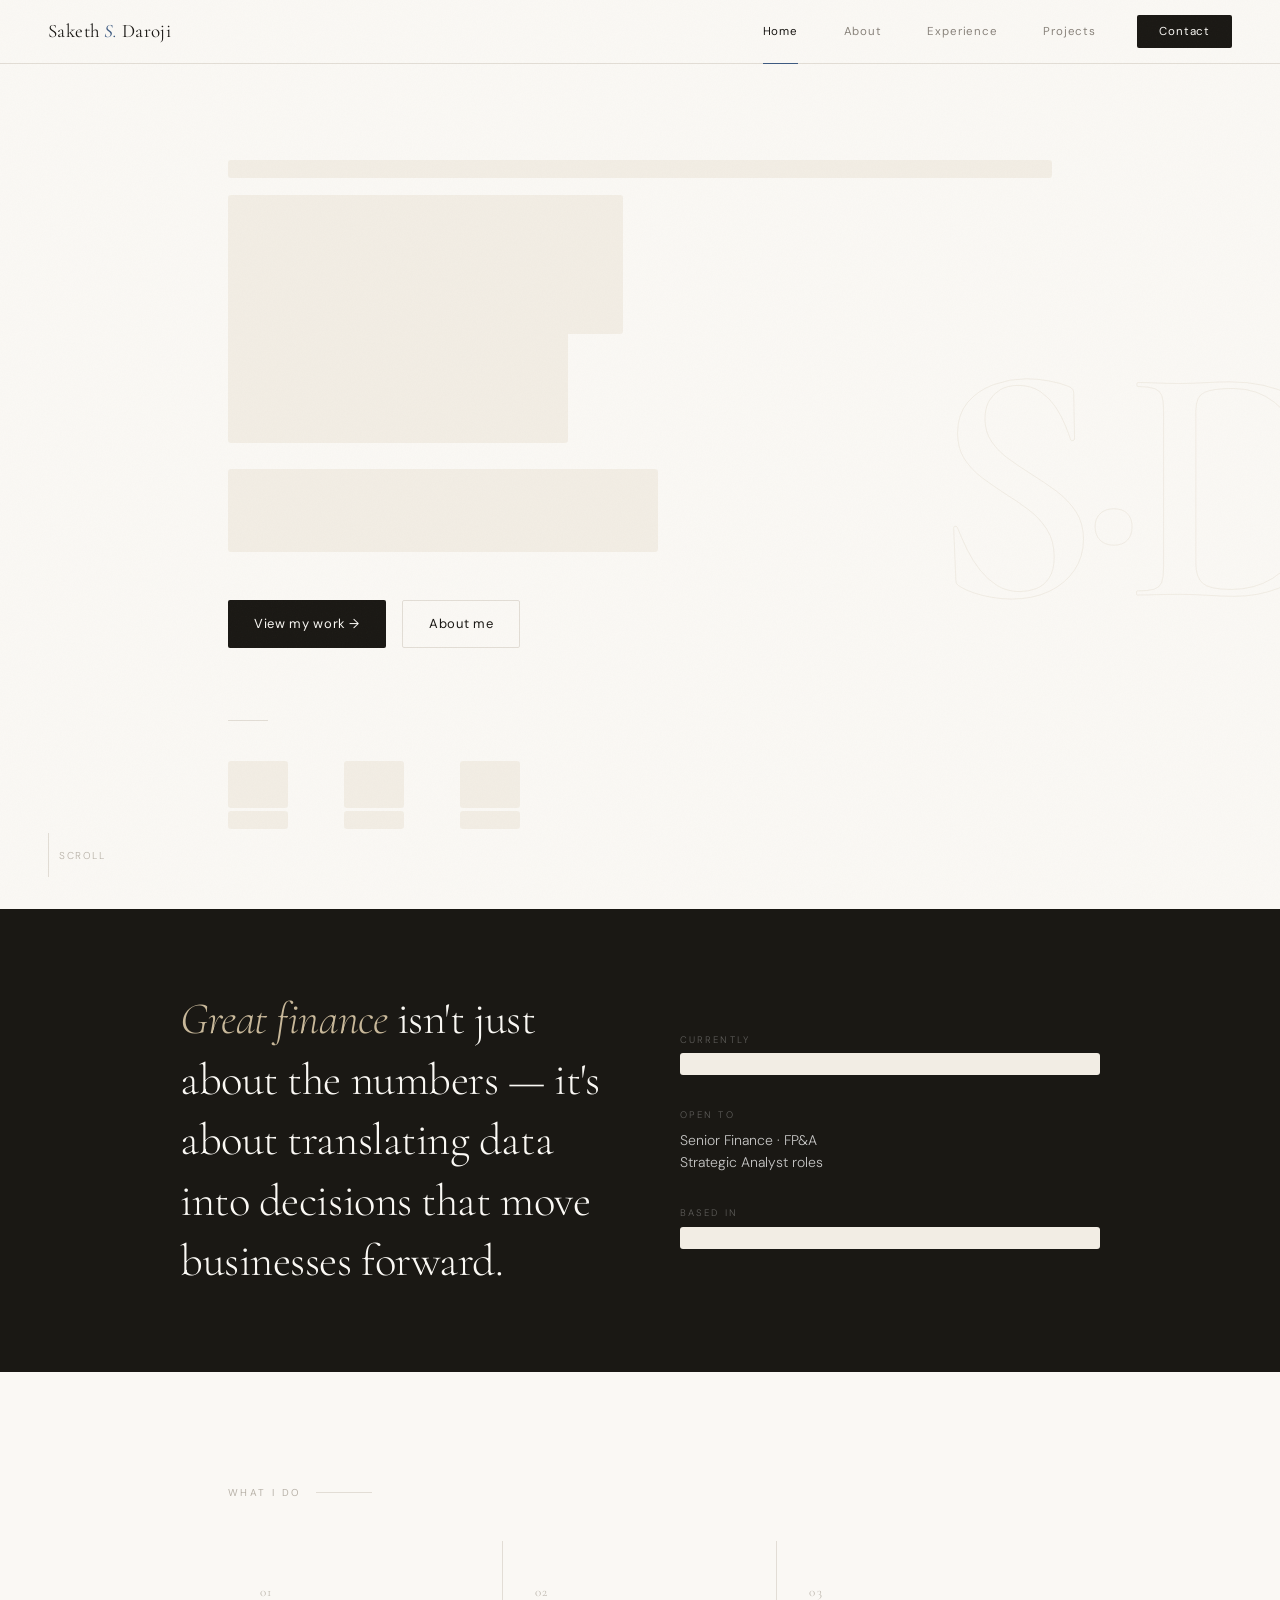
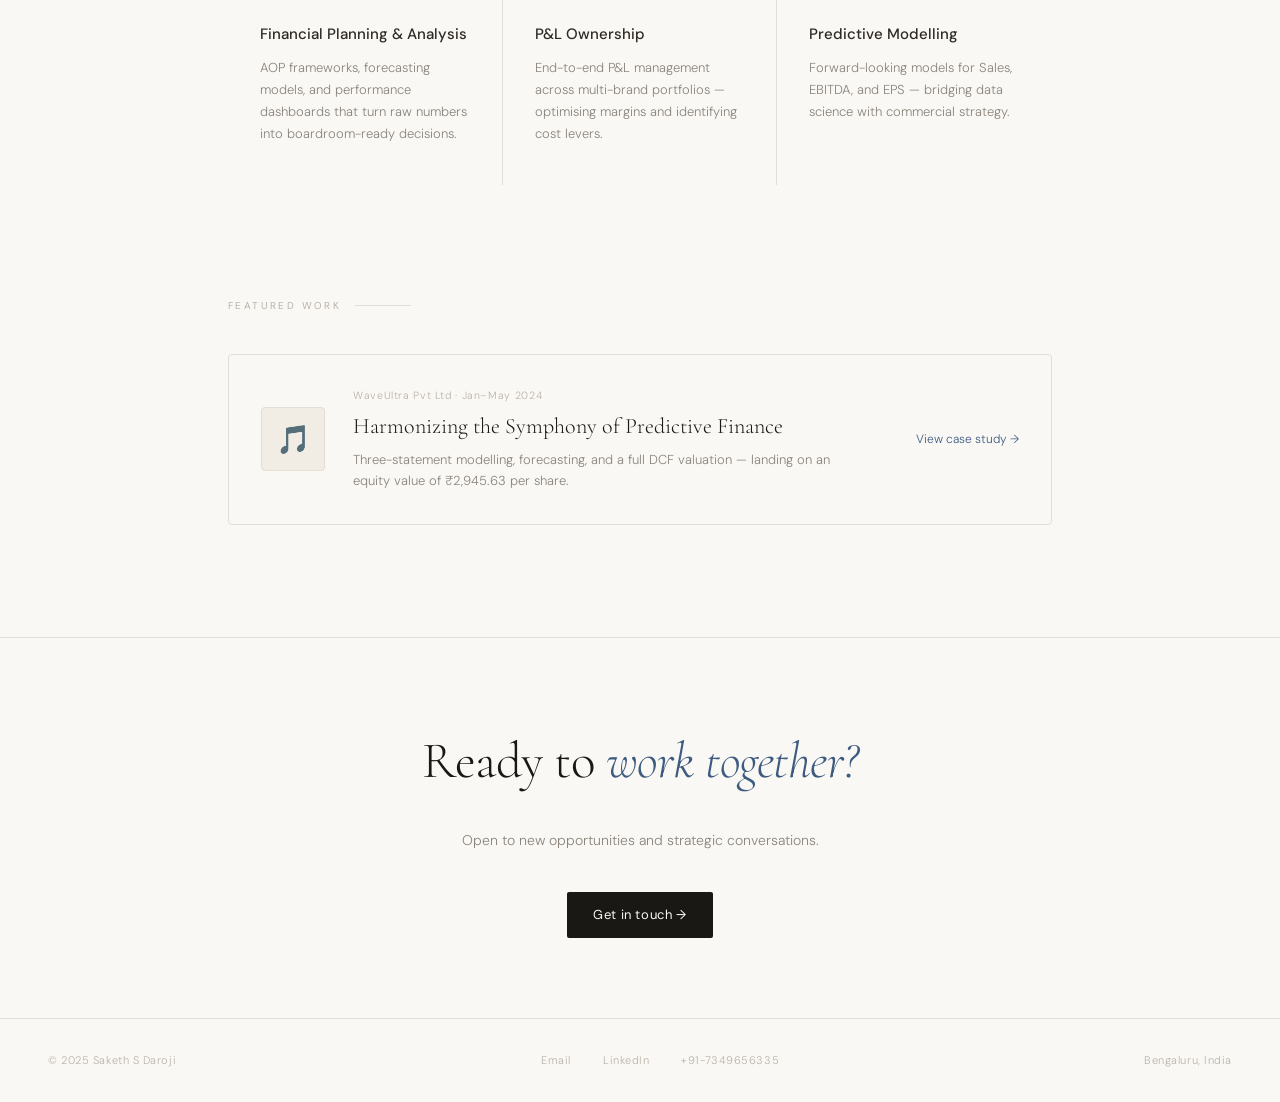
<file: index.html>
<!DOCTYPE html>
<html lang="en">
<head>
<meta charset="UTF-8"/>
<meta name="viewport" content="width=device-width, initial-scale=1.0"/>
<title>Saketh S Daroji — Business Finance Partner</title>
<meta name="description" content="Strategic Business Finance Partner based in Bengaluru. Turning data into decisions."/>
<link rel="stylesheet" href="style.css"/>
<style>
.hero { min-height: calc(100vh - 64px); display: flex; flex-direction: column; justify-content: center; position: relative; overflow: hidden; }
.hero-inner { padding: 6rem 3rem 5rem; max-width: 920px; margin: 0 auto; width: 100%; position: relative; z-index: 2; }
.hero-wm { position: absolute; right: -5%; top: 50%; transform: translateY(-50%); font-family: 'Cormorant Garamond', serif; font-size: clamp(200px, 28vw, 340px); font-weight: 600; color: transparent; -webkit-text-stroke: 1px rgba(200,184,154,0.18); letter-spacing: -0.06em; line-height: 1; user-select: none; pointer-events: none; animation: slowspin 30s linear infinite; z-index: 1; }
@keyframes slowspin { from { transform: translateY(-50%) rotate(0deg); } to { transform: translateY(-50%) rotate(360deg); } }
.hero-label { font-size: 10.5px; letter-spacing: 0.22em; text-transform: uppercase; color: var(--faint); margin-bottom: 2rem; opacity: 0; animation: slideUp 0.8s 0.1s forwards; }
.hero h1 { font-family: 'Cormorant Garamond', serif; font-size: clamp(4.5rem, 9vw, 8.5rem); font-weight: 300; line-height: 0.95; letter-spacing: -0.03em; margin-bottom: 2.5rem; opacity: 0; animation: slideUp 0.9s 0.18s forwards; }
.hero h1 em { font-style: italic; color: var(--blue); }
.hero-sub { font-size: 15.5px; color: var(--muted); max-width: 430px; line-height: 1.8; margin-bottom: 3rem; opacity: 0; animation: slideUp 0.9s 0.3s forwards; min-height: 4.5em; }
.hero-actions { display: flex; gap: 1rem; flex-wrap: wrap; margin-bottom: 4.5rem; opacity: 0; animation: slideUp 0.9s 0.42s forwards; }
.hero-divider { width: 40px; height: 1px; background: var(--rule); margin-bottom: 2.5rem; opacity: 0; animation: slideUp 0.9s 0.48s forwards; }
.hero-stats { display: flex; gap: 3.5rem; flex-wrap: wrap; opacity: 0; animation: slideUp 0.9s 0.54s forwards; }
.stat-val { font-family: 'Cormorant Garamond', serif; font-size: 2.4rem; font-weight: 300; color: var(--ink); line-height: 1; margin-bottom: 3px; min-width: 60px; min-height: 1.2em; }
.stat-lbl { font-size: 11px; color: var(--faint); letter-spacing: 0.04em; }
.scroll-hint { position: absolute; bottom: 2rem; left: 3rem; display: flex; align-items: center; gap: 10px; font-size: 10px; letter-spacing: 0.16em; text-transform: uppercase; color: var(--faint); opacity: 0; animation: slideUp 0.9s 1s forwards; }
.scroll-hint::before { content: ''; display: block; width: 1px; height: 44px; background: var(--rule); }

.intro-strip { background: var(--ink); color: var(--paper); padding: 5rem 3rem; }
.intro-strip-inner { max-width: 920px; margin: 0 auto; display: grid; grid-template-columns: 1fr 1fr; gap: 5rem; align-items: center; }
.intro-big { font-family: 'Cormorant Garamond', serif; font-size: clamp(2rem, 3.5vw, 2.8rem); font-weight: 300; line-height: 1.35; letter-spacing: -0.01em; }
.intro-big em { font-style: italic; color: var(--sand); }
.intro-right { display: flex; flex-direction: column; gap: 2rem; }
.intro-item-lbl { font-size: 9.5px; letter-spacing: 0.22em; text-transform: uppercase; color: rgba(255,255,255,0.3); margin-bottom: 5px; }
.intro-item-val { font-size: 14px; color: rgba(255,255,255,0.75); line-height: 1.6; }

.what-grid { display: grid; grid-template-columns: 1fr 1fr 1fr; gap: 0; }
.what-item { padding: 2.5rem 2rem; border-right: 1px solid var(--rule); transition: background 0.25s; }
.what-item:last-child { border-right: none; }
.what-item:hover { background: var(--cream); }
.what-num { font-family: 'Cormorant Garamond', serif; font-size: 13px; color: var(--faint); margin-bottom: 1.2rem; letter-spacing: 0.1em; }
.what-title { font-size: 15px; font-weight: 500; margin-bottom: 0.6rem; color: var(--ink2); }
.what-desc { font-size: 13px; color: var(--muted); line-height: 1.7; }

.cta-band { padding: 5rem 3rem; text-align: center; border-top: 1px solid var(--rule); }
.cta-band-title { font-family: 'Cormorant Garamond', serif; font-size: clamp(2.2rem, 4vw, 3.2rem); font-weight: 300; margin-bottom: 1.5rem; letter-spacing: -0.01em; }
.cta-band-title em { font-style: italic; color: var(--blue); }
.cta-band-sub { font-size: 14px; color: var(--muted); margin-bottom: 2.5rem; }

.featured-proj-card { display: grid; grid-template-columns: 64px 1fr auto; gap: 1.75rem; align-items: center; padding: 2rem; border: 1px solid var(--rule); border-radius: 4px; text-decoration: none; color: inherit; transition: border-color 0.25s, background 0.25s, transform 0.25s var(--ease); }
.featured-proj-card:hover { border-color: var(--blue2); background: var(--cream); transform: translateY(-2px); }
.featured-proj-icon { width: 64px; height: 64px; background: var(--cream); border: 1px solid var(--rule); border-radius: 4px; display: flex; align-items: center; justify-content: center; font-size: 28px; flex-shrink: 0; }
.featured-proj-meta { font-size: 10.5px; color: var(--faint); letter-spacing: 0.06em; margin-bottom: 0.5rem; }
.featured-proj-title { font-family: 'Cormorant Garamond', serif; font-size: 22px; font-weight: 300; margin-bottom: 0.5rem; line-height: 1.25; }
.featured-proj-desc { font-size: 13px; color: var(--muted); line-height: 1.65; max-width: 480px; }
.featured-proj-cta { font-size: 12px; color: var(--blue); white-space: nowrap; flex-shrink: 0; }

@keyframes slideUp { from { opacity:0; transform:translateY(18px); } to { opacity:1; transform:none; } }

@media (max-width: 700px) {
  .hero-inner { padding: 5rem 1.5rem 4rem; }
  .scroll-hint { left: 1.5rem; }
  .intro-strip { padding: 4rem 1.5rem; }
  .intro-strip-inner { grid-template-columns: 1fr; gap: 2.5rem; }
  .what-grid { grid-template-columns: 1fr; }
  .what-item { border-right: none; border-bottom: 1px solid var(--rule); }
  .cta-band { padding: 4rem 1.5rem; }
  .hero-stats { gap: 2rem; }
}
</style>
</head>
<body>

<nav>
  <a href="index.html" class="nav-logo">Saketh <i>S.</i> Daroji</a>
  <ul class="nav-menu">
    <li><a href="index.html">Home</a></li>
    <li><a href="about.html">About</a></li>
    <li><a href="experience.html">Experience</a></li>
    <li><a href="projects.html">Projects</a></li>
    <li><a href="contact.html" class="nav-cta">Contact</a></li>
  </ul>
  <button class="nav-burger" aria-label="Menu"><span></span><span></span><span></span></button>
</nav>

<div class="page">
  <section class="hero">
    <div class="hero-wm">S·D</div>
    <div class="hero-inner">
      <p class="hero-label skel" data-cms="hero_label">Business Finance Partner · Bengaluru</p>
      <h1><span class="skel" data-cms="hero_title_line1">Data into</span><br><em class="skel" data-cms="hero_title_line2">decisions.</em></h1>
      <p class="hero-sub skel" data-cms="hero_desc">I manage a portfolio across multiple brands — turning complex financial data into strategy that actually moves the business.</p>
      <div class="hero-actions">
        <a href="experience.html" class="btn btn-dark">View my work →</a>
        <a href="about.html" class="btn btn-outline">About me</a>
      </div>
      <div class="hero-divider"></div>
      <div class="hero-stats">
        <div><div class="stat-val skel" data-cms="stat1_val">—</div><div class="stat-lbl skel" data-cms="stat1_label">Loading</div></div>
        <div><div class="stat-val skel" data-cms="stat2_val">—</div><div class="stat-lbl skel" data-cms="stat2_label">Loading</div></div>
        <div><div class="stat-val skel" data-cms="stat3_val">—</div><div class="stat-lbl skel" data-cms="stat3_label">Loading</div></div>
      </div>
    </div>
    <div class="scroll-hint">scroll</div>
  </section>

  <div class="intro-strip">
    <div class="intro-strip-inner">
      <div class="intro-big reveal">
        <em>Great finance</em> isn't just about the numbers — it's about translating data into decisions that move businesses forward.
      </div>
      <div class="intro-right">
        <div class="reveal reveal-d1">
          <div class="intro-item-lbl">Currently</div>
          <div class="intro-item-val skel" data-cms="exp1_role">Business Finance Partner</div>
        </div>
        <div class="reveal reveal-d2">
          <div class="intro-item-lbl">Open to</div>
          <div class="intro-item-val">Senior Finance · FP&A<br>Strategic Analyst roles</div>
        </div>
        <div class="reveal reveal-d3">
          <div class="intro-item-lbl">Based in</div>
          <div class="intro-item-val skel" data-cms="location">Bengaluru, India</div>
        </div>
      </div>
    </div>
  </div>

  <div class="wrap">
    <div class="section">
      <div class="eyebrow reveal">What I do</div>
      <div class="what-grid">
        <div class="what-item reveal">
          <div class="what-num">01</div>
          <div class="what-title">Financial Planning & Analysis</div>
          <div class="what-desc">AOP frameworks, forecasting models, and performance dashboards that turn raw numbers into boardroom-ready decisions.</div>
        </div>
        <div class="what-item reveal reveal-d1">
          <div class="what-num">02</div>
          <div class="what-title">P&L Ownership</div>
          <div class="what-desc">End-to-end P&L management across multi-brand portfolios — optimising margins and identifying cost levers.</div>
        </div>
        <div class="what-item reveal reveal-d2">
          <div class="what-num">03</div>
          <div class="what-title">Predictive Modelling</div>
          <div class="what-desc">Forward-looking models for Sales, EBITDA, and EPS — bridging data science with commercial strategy.</div>
        </div>
      </div>
    </div>
  </div>

  <div class="wrap">
    <div class="section" style="padding-top:0">
      <div class="eyebrow reveal">Featured work</div>
      <a href="project-predictive-finance.html" class="featured-proj-card reveal">
        <div class="featured-proj-icon">🎵</div>
        <div class="featured-proj-body">
          <div class="featured-proj-meta">WaveUltra Pvt Ltd · Jan–May 2024</div>
          <div class="featured-proj-title">Harmonizing the Symphony of Predictive Finance</div>
          <div class="featured-proj-desc">Three-statement modelling, forecasting, and a full DCF valuation — landing on an equity value of ₹2,945.63 per share.</div>
        </div>
        <div class="featured-proj-cta">View case study →</div>
      </a>
    </div>
  </div>

  <div class="cta-band">
    <div class="cta-band-title reveal">Ready to <em>work together?</em></div>
    <p class="cta-band-sub reveal reveal-d1">Open to new opportunities and strategic conversations.</p>
    <a href="contact.html" class="btn btn-dark reveal reveal-d2">Get in touch →</a>
  </div>
</div>

<footer>
  <span class="footer-l">© 2025 Saketh S Daroji</span>
  <div class="footer-links">
    <a href="mailto:darojisaketh@gmail.com" data-cms-href="email">Email</a>
    <a href="https://www.linkedin.com/in/saketh-s-daroji-389a59249" target="_blank">LinkedIn</a>
    <a href="tel:+917349656335">+91-7349656335</a>
  </div>
  <span class="footer-l">Bengaluru, India</span>
</footer>

<script src="cms.js"></script>
<script src="main.js"></script>
</body>
</html>
</file>
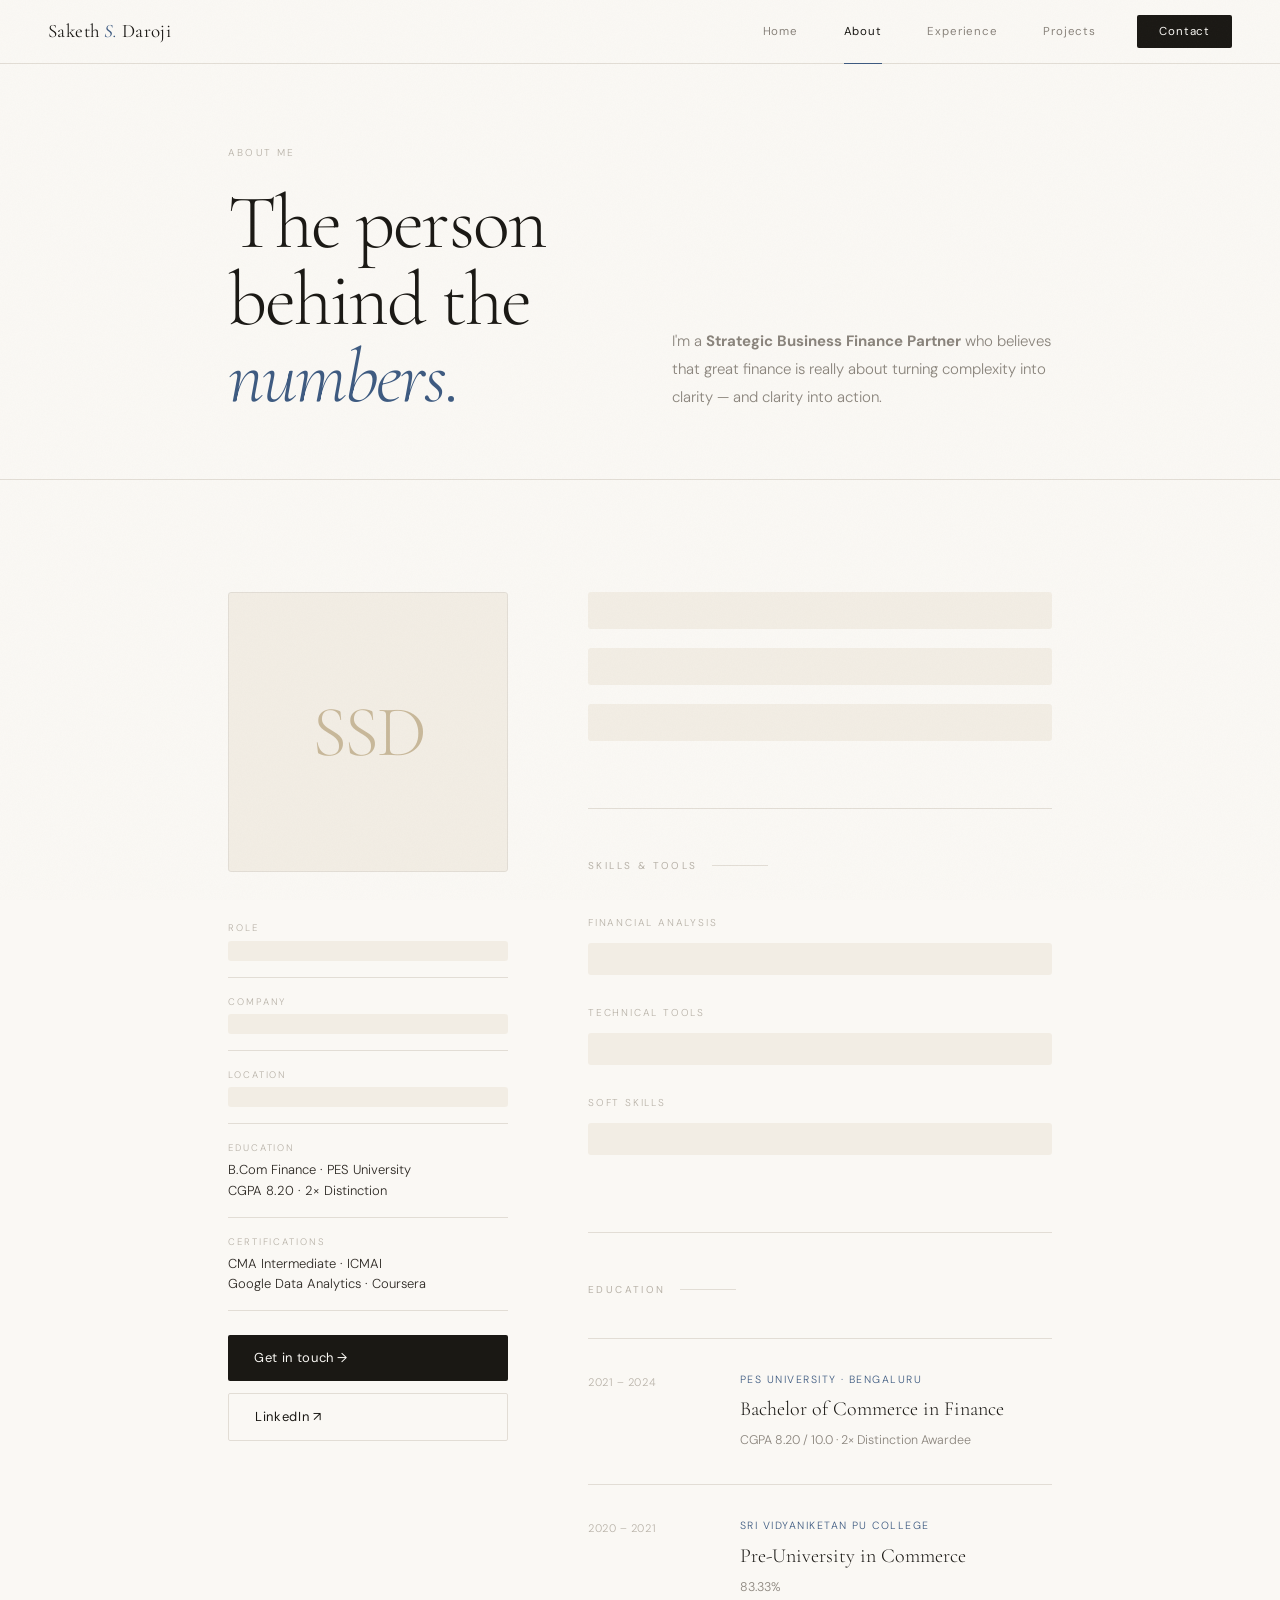
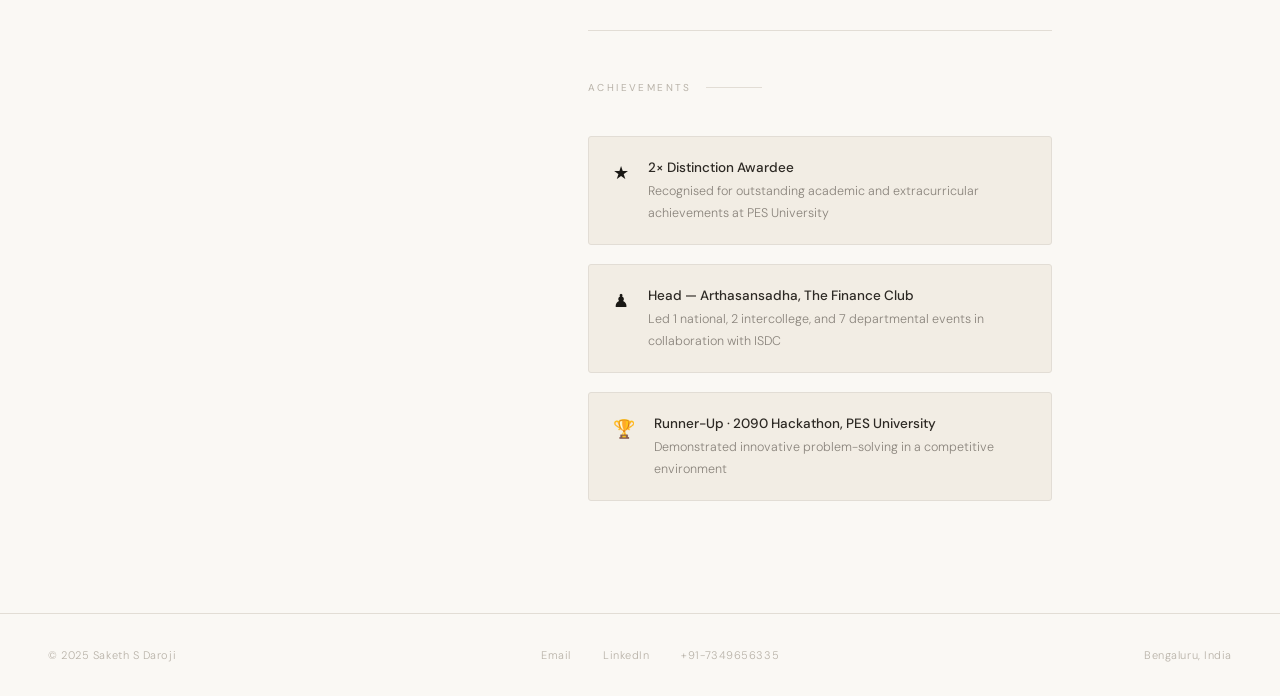
<file: about.html>
<!DOCTYPE html>
<html lang="en">
<head>
<meta charset="UTF-8"/>
<meta name="viewport" content="width=device-width, initial-scale=1.0"/>
<title>About — Saketh S Daroji</title>
<link rel="stylesheet" href="style.css"/>
<style>
.page-header { padding: 5rem 0 4rem; border-bottom: 1px solid var(--rule); }
.page-header-inner { max-width: 920px; margin: 0 auto; padding: 0 3rem; display: grid; grid-template-columns: 1fr 1fr; gap: 4rem; align-items: end; }
.ph-eyebrow { font-size: 10px; letter-spacing: 0.22em; text-transform: uppercase; color: var(--faint); margin-bottom: 1.5rem; }
.ph-title { font-family: 'Cormorant Garamond', serif; font-size: clamp(3rem, 6vw, 5.5rem); font-weight: 300; line-height: 1.0; letter-spacing: -0.025em; }
.ph-title em { font-style: italic; color: var(--blue); }
.ph-right { font-size: 15px; color: var(--muted); line-height: 1.85; padding-bottom: 4px; }

.profile-grid { display: grid; grid-template-columns: 280px 1fr; gap: 5rem; align-items: start; }
.sidebar { position: sticky; top: 88px; }
.profile-monogram { width: 100%; aspect-ratio: 1; background: var(--cream); border: 1px solid var(--rule); border-radius: 3px; display: flex; align-items: center; justify-content: center; margin-bottom: 2rem; position: relative; overflow: hidden; }
.monogram-text { font-family: 'Cormorant Garamond', serif; font-size: 72px; font-weight: 300; color: var(--sand); letter-spacing: -0.04em; }
.sidebar-row { display: flex; flex-direction: column; padding: 1rem 0; border-bottom: 1px solid var(--rule); }
.sidebar-row:first-child { border-top: 1px solid var(--rule); }
.sidebar-lbl { font-size: 9.5px; letter-spacing: 0.2em; text-transform: uppercase; color: var(--faint); margin-bottom: 4px; }
.sidebar-val { font-size: 13px; color: var(--ink2); line-height: 1.55; min-height: 1.2em; }
.sidebar-actions { margin-top: 1.5rem; display: flex; flex-direction: column; gap: 0.75rem; }

.bio-text { font-family: 'Cormorant Garamond', serif; font-size: 21px; font-weight: 300; line-height: 1.75; color: var(--ink2); margin-bottom: 3rem; padding-bottom: 3rem; border-bottom: 1px solid var(--rule); }
.bio-text p { margin-bottom: 1.2rem; min-height: 1em; }

.skills-section { margin-bottom: 3rem; padding-bottom: 3rem; border-bottom: 1px solid var(--rule); }
.skills-group { margin-bottom: 1.8rem; }
.skills-group-name { font-size: 10px; letter-spacing: 0.18em; text-transform: uppercase; color: var(--faint); margin-bottom: 0.75rem; }
.skills-pills { display: flex; flex-wrap: wrap; gap: 0.4rem; min-height: 2em; }

.edu-list { display: flex; flex-direction: column; }
.edu-item { display: grid; grid-template-columns: 120px 1fr; gap: 2rem; padding: 2rem 0; border-bottom: 1px solid var(--rule); }
.edu-item:first-child { border-top: 1px solid var(--rule); }
.edu-year { font-size: 11px; color: var(--faint); letter-spacing: 0.05em; padding-top: 2px; }
.edu-school { font-size: 10.5px; letter-spacing: 0.14em; text-transform: uppercase; color: var(--blue); margin-bottom: 4px; }
.edu-degree { font-family: 'Cormorant Garamond', serif; font-size: 20px; font-weight: 300; margin-bottom: 4px; }
.edu-meta { font-size: 12.5px; color: var(--muted); }

.ach-list { display: flex; flex-direction: column; gap: 1.2rem; margin-top: 2.5rem; }
.ach-item { display: flex; gap: 1.2rem; align-items: flex-start; padding: 1.25rem 1.5rem; background: var(--cream); border: 1px solid var(--rule); border-radius: 3px; }
.ach-glyph { font-size: 18px; flex-shrink: 0; margin-top: 1px; }
.ach-body { font-size: 13.5px; color: var(--ink2); line-height: 1.6; }
.ach-body strong { font-weight: 500; display: block; margin-bottom: 2px; }
.ach-body span { color: var(--muted); font-size: 12.5px; }

@media (max-width: 800px) {
  .page-header-inner { grid-template-columns: 1fr; gap: 1.5rem; }
  .profile-grid { grid-template-columns: 1fr; }
  .sidebar { position: static; }
  .profile-monogram { max-width: 240px; }
  .edu-item { grid-template-columns: 1fr; gap: 0.5rem; }
}
</style>
</head>
<body>
<nav>
  <a href="index.html" class="nav-logo">Saketh <i>S.</i> Daroji</a>
  <ul class="nav-menu">
    <li><a href="index.html">Home</a></li>
    <li><a href="about.html">About</a></li>
    <li><a href="experience.html">Experience</a></li>
    <li><a href="projects.html">Projects</a></li>
    <li><a href="contact.html" class="nav-cta">Contact</a></li>
  </ul>
  <button class="nav-burger" aria-label="Menu"><span></span><span></span><span></span></button>
</nav>

<div class="page">
  <div class="page-header">
    <div class="page-header-inner">
      <div>
        <p class="ph-eyebrow">About me</p>
        <h1 class="ph-title">The person<br>behind the <em>numbers.</em></h1>
      </div>
      <p class="ph-right">I'm a <strong>Strategic Business Finance Partner</strong> who believes that great finance is really about turning complexity into clarity — and clarity into action.</p>
    </div>
  </div>

  <div class="wrap">
    <div class="section">
      <div class="profile-grid">

        <aside class="sidebar reveal">
          <div class="profile-monogram"><span class="monogram-text">SSD</span></div>
          <div class="sidebar-row">
            <span class="sidebar-lbl">Role</span>
            <span class="sidebar-val skel" data-cms="exp1_role">Business Finance Partner</span>
          </div>
          <div class="sidebar-row">
            <span class="sidebar-lbl">Company</span>
            <span class="sidebar-val skel" data-cms="exp1_company">BRND.ME</span>
          </div>
          <div class="sidebar-row">
            <span class="sidebar-lbl">Location</span>
            <span class="sidebar-val skel" data-cms="location">Bengaluru, Karnataka</span>
          </div>
          <div class="sidebar-row">
            <span class="sidebar-lbl">Education</span>
            <span class="sidebar-val">B.Com Finance · PES University<br>CGPA 8.20 · 2× Distinction</span>
          </div>
          <div class="sidebar-row">
            <span class="sidebar-lbl">Certifications</span>
            <span class="sidebar-val">CMA Intermediate · ICMAI<br>Google Data Analytics · Coursera</span>
          </div>
          <div class="sidebar-actions">
            <a href="contact.html" class="btn btn-dark">Get in touch →</a>
            <a href="https://www.linkedin.com/in/saketh-s-daroji-389a59249" target="_blank" class="btn btn-outline">LinkedIn ↗</a>
          </div>
        </aside>

        <div>
          <div class="bio-text reveal">
            <p class="skel" data-cms="about_bio_p1">Loading bio...</p>
            <p class="skel" data-cms="about_bio_p2">Loading bio...</p>
            <p class="skel" data-cms="about_bio_p3">Loading bio...</p>
          </div>

          <div class="skills-section reveal">
            <div class="eyebrow">Skills & tools</div>
            <div class="skills-group">
              <div class="skills-group-name">Financial Analysis</div>
              <div class="skills-pills skel" data-cms-pills="skills_financial"></div>
            </div>
            <div class="skills-group">
              <div class="skills-group-name">Technical Tools</div>
              <div class="skills-pills skel" data-cms-pills="skills_technical"></div>
            </div>
            <div class="skills-group">
              <div class="skills-group-name">Soft Skills</div>
              <div class="skills-pills skel" data-cms-pills="skills_soft"></div>
            </div>
          </div>

          <div class="reveal">
            <div class="eyebrow">Education</div>
            <div class="edu-list">
              <div class="edu-item">
                <div class="edu-year">2021 – 2024</div>
                <div>
                  <div class="edu-school">PES University · Bengaluru</div>
                  <div class="edu-degree">Bachelor of Commerce in Finance</div>
                  <div class="edu-meta">CGPA 8.20 / 10.0 · 2× Distinction Awardee</div>
                </div>
              </div>
              <div class="edu-item">
                <div class="edu-year">2020 – 2021</div>
                <div>
                  <div class="edu-school">Sri Vidyaniketan PU College</div>
                  <div class="edu-degree">Pre-University in Commerce</div>
                  <div class="edu-meta">83.33%</div>
                </div>
              </div>
            </div>
          </div>

          <div class="reveal" style="margin-top:3rem">
            <div class="eyebrow">Achievements</div>
            <div class="ach-list">
              <div class="ach-item">
                <span class="ach-glyph">★</span>
                <div class="ach-body"><strong>2× Distinction Awardee</strong><span>Recognised for outstanding academic and extracurricular achievements at PES University</span></div>
              </div>
              <div class="ach-item">
                <span class="ach-glyph">♟</span>
                <div class="ach-body"><strong>Head — Arthasansadha, The Finance Club</strong><span>Led 1 national, 2 intercollege, and 7 departmental events in collaboration with ISDC</span></div>
              </div>
              <div class="ach-item">
                <span class="ach-glyph">🏆</span>
                <div class="ach-body"><strong>Runner-Up · 2090 Hackathon, PES University</strong><span>Demonstrated innovative problem-solving in a competitive environment</span></div>
              </div>
            </div>
          </div>
        </div>
      </div>
    </div>
  </div>
</div>

<footer>
  <span class="footer-l">© 2025 Saketh S Daroji</span>
  <div class="footer-links">
    <a href="mailto:darojisaketh@gmail.com">Email</a>
    <a href="https://www.linkedin.com/in/saketh-s-daroji-389a59249" target="_blank">LinkedIn</a>
    <a href="tel:+917349656335">+91-7349656335</a>
  </div>
  <span class="footer-l">Bengaluru, India</span>
</footer>
<script src="cms.js"></script>
<script src="main.js"></script>
</body>
</html>
</file>
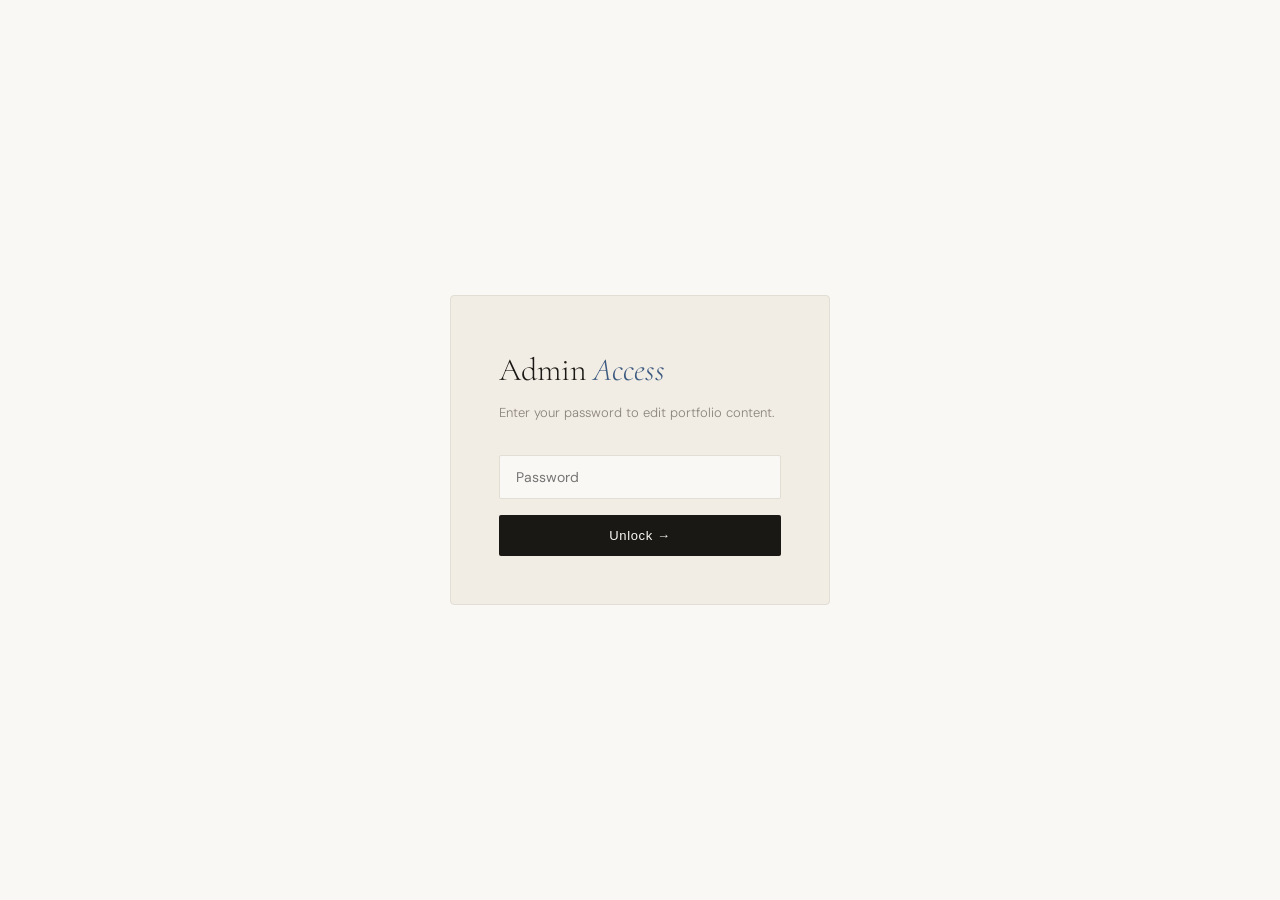
<file: admin.html>
<!DOCTYPE html>
<html lang="en">
<head>
<meta charset="UTF-8"/>
<meta name="viewport" content="width=device-width, initial-scale=1.0"/>
<title>Admin — Saketh's Portfolio</title>
<meta name="robots" content="noindex, nofollow"/>
<link href="https://fonts.googleapis.com/css2?family=Cormorant+Garamond:ital,wght@0,300;0,400;1,300&family=DM+Sans:wght@300;400;500&display=swap" rel="stylesheet"/>
<style>
*,*::before,*::after{box-sizing:border-box;margin:0;padding:0}
:root{
  --paper:#FAF8F4; --cream:#F2EDE4; --rule:#E2DDD5; --ink:#1A1814; --ink2:#2D2924;
  --muted:#8A847C; --faint:#B8B2A8; --blue:#3D5A80; --blue2:#5478A0; --green:#4a7c59; --red:#a03232;
}
body{background:var(--paper);color:var(--ink);font-family:'DM Sans',sans-serif;font-weight:300;line-height:1.6;min-height:100vh}

/* LOGIN SCREEN */
#loginScreen{min-height:100vh;display:flex;align-items:center;justify-content:center;padding:2rem}
.login-box{max-width:380px;width:100%;background:var(--cream);border:1px solid var(--rule);border-radius:4px;padding:3rem}
.login-title{font-family:'Cormorant Garamond',serif;font-size:32px;font-weight:300;margin-bottom:0.5rem}
.login-sub{font-size:13px;color:var(--muted);margin-bottom:2rem}
.login-input{width:100%;background:var(--paper);border:1px solid var(--rule);border-radius:2px;padding:12px 16px;font-size:14px;font-family:'DM Sans',sans-serif;outline:none;margin-bottom:1rem;transition:border-color 0.2s}
.login-input:focus{border-color:var(--blue2)}
.login-btn{width:100%;padding:13px;background:var(--ink);color:var(--paper);border:none;border-radius:2px;font-size:13px;letter-spacing:0.05em;cursor:pointer;transition:background 0.2s}
.login-btn:hover{background:var(--blue)}
.login-error{font-size:12.5px;color:var(--red);margin-top:0.75rem;display:none}

/* ADMIN DASHBOARD */
#adminScreen{display:none}
.admin-nav{position:sticky;top:0;background:rgba(250,248,244,0.95);backdrop-filter:blur(12px);border-bottom:1px solid var(--rule);padding:1.25rem 2rem;display:flex;justify-content:space-between;align-items:center;z-index:10}
.admin-logo{font-family:'Cormorant Garamond',serif;font-size:20px}
.admin-logo em{font-style:italic;color:var(--blue)}
.save-all-btn{padding:10px 24px;background:var(--ink);color:var(--paper);border:none;border-radius:2px;font-size:12.5px;letter-spacing:0.05em;cursor:pointer;transition:background 0.2s}
.save-all-btn:hover{background:var(--blue)}
.save-all-btn:disabled{opacity:0.5;cursor:not-allowed}
.logout-btn{font-size:12px;color:var(--muted);text-decoration:underline;cursor:pointer;background:none;border:none;margin-left:1rem}

.admin-body{max-width:760px;margin:0 auto;padding:2.5rem 2rem 5rem}
.save-toast{position:fixed;top:80px;right:2rem;background:var(--green);color:white;padding:12px 20px;border-radius:3px;font-size:13px;box-shadow:0 8px 24px rgba(0,0,0,0.15);z-index:100;display:none;animation:slideIn 0.3s ease}
.save-toast.err{background:var(--red)}
@keyframes slideIn{from{opacity:0;transform:translateX(20px)}to{opacity:1;transform:none}}

.admin-section{margin-bottom:3rem;padding-bottom:2.5rem;border-bottom:1px solid var(--rule)}
.admin-section-title{font-family:'Cormorant Garamond',serif;font-size:24px;font-weight:300;margin-bottom:0.4rem}
.admin-section-sub{font-size:12.5px;color:var(--faint);margin-bottom:1.5rem}
.field-group{margin-bottom:1.4rem}
.field-label{display:block;font-size:10px;letter-spacing:0.14em;text-transform:uppercase;color:var(--muted);margin-bottom:0.5rem}
.field-input,.field-textarea{width:100%;background:var(--cream);border:1px solid var(--rule);border-radius:2px;padding:11px 15px;font-size:14px;font-family:'DM Sans',sans-serif;color:var(--ink);outline:none;transition:border-color 0.2s}
.field-input:focus,.field-textarea:focus{border-color:var(--blue2);background:var(--paper)}
.field-textarea{resize:vertical;min-height:90px;line-height:1.6}
.field-hint{font-size:11px;color:var(--faint);margin-top:0.4rem}
.two-col{display:grid;grid-template-columns:1fr 1fr;gap:1rem}

.loading-state{text-align:center;padding:4rem;color:var(--muted);font-size:14px}
</style>
</head>
<body>

<!-- LOGIN -->
<div id="loginScreen">
  <div class="login-box">
    <div class="login-title">Admin <em style="font-style:italic;color:#3D5A80">Access</em></div>
    <p class="login-sub">Enter your password to edit portfolio content.</p>
    <input type="password" id="passwordInput" class="login-input" placeholder="Password" autocomplete="off"/>
    <button class="login-btn" onclick="attemptLogin()">Unlock →</button>
    <div class="login-error" id="loginError">Incorrect password. Try again.</div>
  </div>
</div>

<!-- ADMIN DASHBOARD -->
<div id="adminScreen">
  <div class="admin-nav">
    <div class="admin-logo">Portfolio <em>Editor</em></div>
    <div style="display:flex;align-items:center">
      <button class="save-all-btn" id="saveAllBtn" onclick="saveAll()">Save All Changes</button>
      <button class="logout-btn" onclick="logout()">Log out</button>
    </div>
  </div>

  <div class="admin-body">
    <div id="loadingState" class="loading-state">Loading your content…</div>
    <div id="formContainer" style="display:none">

      <!-- HOME / HERO -->
      <div class="admin-section">
        <div class="admin-section-title">Home Page</div>
        <div class="admin-section-sub">The hero section at the top of your homepage</div>
        <div class="field-group">
          <label class="field-label">Eyebrow label</label>
          <input class="field-input" data-field="hero_label" placeholder="Business Finance Partner · Bengaluru"/>
        </div>
        <div class="two-col">
          <div class="field-group">
            <label class="field-label">Headline — line 1</label>
            <input class="field-input" data-field="hero_title_line1" placeholder="Data into"/>
          </div>
          <div class="field-group">
            <label class="field-label">Headline — line 2 (italic)</label>
            <input class="field-input" data-field="hero_title_line2" placeholder="decisions."/>
          </div>
        </div>
        <div class="field-group">
          <label class="field-label">Hero description</label>
          <textarea class="field-textarea" data-field="hero_desc" placeholder="Short intro paragraph"></textarea>
        </div>
        <div class="two-col">
          <div class="field-group"><label class="field-label">Stat 1 value</label><input class="field-input" data-field="stat1_val" placeholder="₹250Cr"/></div>
          <div class="field-group"><label class="field-label">Stat 1 label</label><input class="field-input" data-field="stat1_label" placeholder="Portfolio managed"/></div>
        </div>
        <div class="two-col">
          <div class="field-group"><label class="field-label">Stat 2 value</label><input class="field-input" data-field="stat2_val" placeholder="7"/></div>
          <div class="field-group"><label class="field-label">Stat 2 label</label><input class="field-input" data-field="stat2_label" placeholder="Brands · 4 geographies"/></div>
        </div>
        <div class="two-col">
          <div class="field-group"><label class="field-label">Stat 3 value</label><input class="field-input" data-field="stat3_val" placeholder="8.20"/></div>
          <div class="field-group"><label class="field-label">Stat 3 label</label><input class="field-input" data-field="stat3_label" placeholder="CGPA · PES University"/></div>
        </div>
      </div>

      <!-- ABOUT -->
      <div class="admin-section">
        <div class="admin-section-title">About Page</div>
        <div class="admin-section-sub">Your bio, shown as 3 short paragraphs</div>
        <div class="field-group"><label class="field-label">Bio — paragraph 1</label><textarea class="field-textarea" data-field="about_bio_p1"></textarea></div>
        <div class="field-group"><label class="field-label">Bio — paragraph 2</label><textarea class="field-textarea" data-field="about_bio_p2"></textarea></div>
        <div class="field-group"><label class="field-label">Bio — paragraph 3</label><textarea class="field-textarea" data-field="about_bio_p3"></textarea></div>

        <div class="field-group">
          <label class="field-label">Financial analysis skills</label>
          <input class="field-input" data-field="skills_financial" placeholder="Skill one, Skill two, Skill three"/>
          <div class="field-hint">Separate each skill with a comma</div>
        </div>
        <div class="field-group">
          <label class="field-label">Technical tools</label>
          <input class="field-input" data-field="skills_technical" placeholder="Tool one, Tool two"/>
          <div class="field-hint">Separate each tool with a comma</div>
        </div>
        <div class="field-group">
          <label class="field-label">Soft skills</label>
          <input class="field-input" data-field="skills_soft" placeholder="Skill one, Skill two"/>
          <div class="field-hint">Separate each skill with a comma</div>
        </div>
      </div>

      <!-- EXPERIENCE -->
      <div class="admin-section">
        <div class="admin-section-title">Experience — Current Role</div>
        <div class="two-col">
          <div class="field-group"><label class="field-label">Company</label><input class="field-input" data-field="exp1_company" placeholder="BRND.ME"/></div>
          <div class="field-group"><label class="field-label">Role title</label><input class="field-input" data-field="exp1_role" placeholder="Business Finance Partner"/></div>
        </div>
        <div class="field-group"><label class="field-label">Dates</label><input class="field-input" data-field="exp1_dates" placeholder="Oct 2024 – Present"/></div>
        <div class="field-group"><label class="field-label">Description</label><textarea class="field-textarea" data-field="exp1_desc"></textarea></div>
      </div>

      <div class="admin-section">
        <div class="admin-section-title">Experience — Previous Role</div>
        <div class="two-col">
          <div class="field-group"><label class="field-label">Company</label><input class="field-input" data-field="exp2_company" placeholder="Girish & Associates"/></div>
          <div class="field-group"><label class="field-label">Role title</label><input class="field-input" data-field="exp2_role" placeholder="Finance Associate"/></div>
        </div>
        <div class="field-group"><label class="field-label">Dates</label><input class="field-input" data-field="exp2_dates" placeholder="Jan 2024 – Jun 2024"/></div>
        <div class="field-group"><label class="field-label">Description</label><textarea class="field-textarea" data-field="exp2_desc"></textarea></div>
      </div>

      <!-- CONTACT -->
      <div class="admin-section">
        <div class="admin-section-title">Contact Info</div>
        <div class="field-group"><label class="field-label">Email</label><input class="field-input" data-field="email" placeholder="you@email.com"/></div>
        <div class="field-group"><label class="field-label">Phone</label><input class="field-input" data-field="phone" placeholder="+91-XXXXXXXXXX"/></div>
        <div class="field-group"><label class="field-label">LinkedIn URL</label><input class="field-input" data-field="linkedin" placeholder="https://linkedin.com/in/..."/></div>
        <div class="field-group"><label class="field-label">Location</label><input class="field-input" data-field="location" placeholder="City, Country"/></div>
        <div class="field-group"><label class="field-label">Availability status text</label><textarea class="field-textarea" data-field="status_text" placeholder="Currently at... Open to..."></textarea></div>
      </div>

      <button class="save-all-btn" style="width:100%;padding:16px" onclick="saveAll()">Save All Changes</button>
    </div>
  </div>
</div>

<div class="save-toast" id="saveToast"></div>

<script>
const SUPABASE_URL = "https://euonswmeufydxurbjgiq.supabase.co";
const SUPABASE_ANON_KEY = "eyJhbGciOiJIUzI1NiIsInR5cCI6IkpXVCJ9.eyJpc3MiOiJzdXBhYmFzZSIsInJlZiI6ImV1b25zd21ldWZ5ZHh1cmJqZ2lxIiwicm9sZSI6ImFub24iLCJpYXQiOjE3ODE3MzgwNjgsImV4cCI6MjA5NzMxNDA2OH0.0xapkPjdjt8hWeJRWxns9Zrncb3ryVoRNtAUGhnT7po";

let ADMIN_PASSWORD = null;
let originalData = {};

async function fetchAll() {
  const res = await fetch(`${SUPABASE_URL}/rest/v1/portfolio_content?select=id,value`, {
    headers: { apikey: SUPABASE_ANON_KEY, Authorization: `Bearer ${SUPABASE_ANON_KEY}` }
  });
  const rows = await res.json();
  const map = {};
  rows.forEach(r => map[r.id] = r.value);
  return map;
}

async function attemptLogin() {
  const pass = document.getElementById('passwordInput').value;
  const data = await fetchAll();
  if (data.admin_password === pass) {
    sessionStorage.setItem('portfolioAdminAuth', 'true');
    document.getElementById('loginScreen').style.display = 'none';
    document.getElementById('adminScreen').style.display = 'block';
    loadFormData(data);
  } else {
    document.getElementById('loginError').style.display = 'block';
  }
}
document.getElementById('passwordInput').addEventListener('keypress', e => { if (e.key === 'Enter') attemptLogin(); });

function logout() {
  sessionStorage.removeItem('portfolioAdminAuth');
  location.reload();
}

function loadFormData(data) {
  originalData = data;
  document.querySelectorAll('[data-field]').forEach(el => {
    const key = el.getAttribute('data-field');
    if (data[key] !== undefined) el.value = data[key];
  });
  document.getElementById('loadingState').style.display = 'none';
  document.getElementById('formContainer').style.display = 'block';
}

async function saveAll() {
  const btn = document.getElementById('saveAllBtn');
  const fields = document.querySelectorAll('[data-field]');
  btn.disabled = true;
  btn.textContent = 'Saving…';

  let allOk = true;
  for (const el of fields) {
    const key = el.getAttribute('data-field');
    const value = el.value;
    if (value === originalData[key]) continue; // skip unchanged

    try {
      const res = await fetch(`${SUPABASE_URL}/rest/v1/portfolio_content?id=eq.${key}`, {
        method: 'PATCH',
        headers: {
          apikey: SUPABASE_ANON_KEY,
          Authorization: `Bearer ${SUPABASE_ANON_KEY}`,
          'Content-Type': 'application/json',
          Prefer: 'return=minimal'
        },
        body: JSON.stringify({ value })
      });
      if (!res.ok) allOk = false;
      else originalData[key] = value;
    } catch (e) {
      allOk = false;
    }
  }

  btn.disabled = false;
  btn.textContent = 'Save All Changes';
  showToast(allOk ? '✓ All changes saved successfully' : 'Some changes failed to save', allOk);
}

function showToast(msg, ok) {
  const toast = document.getElementById('saveToast');
  toast.textContent = msg;
  toast.className = 'save-toast' + (ok ? '' : ' err');
  toast.style.display = 'block';
  setTimeout(() => { toast.style.display = 'none'; }, 3500);
}

// Check existing session
window.addEventListener('DOMContentLoaded', async () => {
  if (sessionStorage.getItem('portfolioAdminAuth') === 'true') {
    document.getElementById('loginScreen').style.display = 'none';
    document.getElementById('adminScreen').style.display = 'block';
    const data = await fetchAll();
    loadFormData(data);
  }
});
</script>
</body>
</html>
</file>
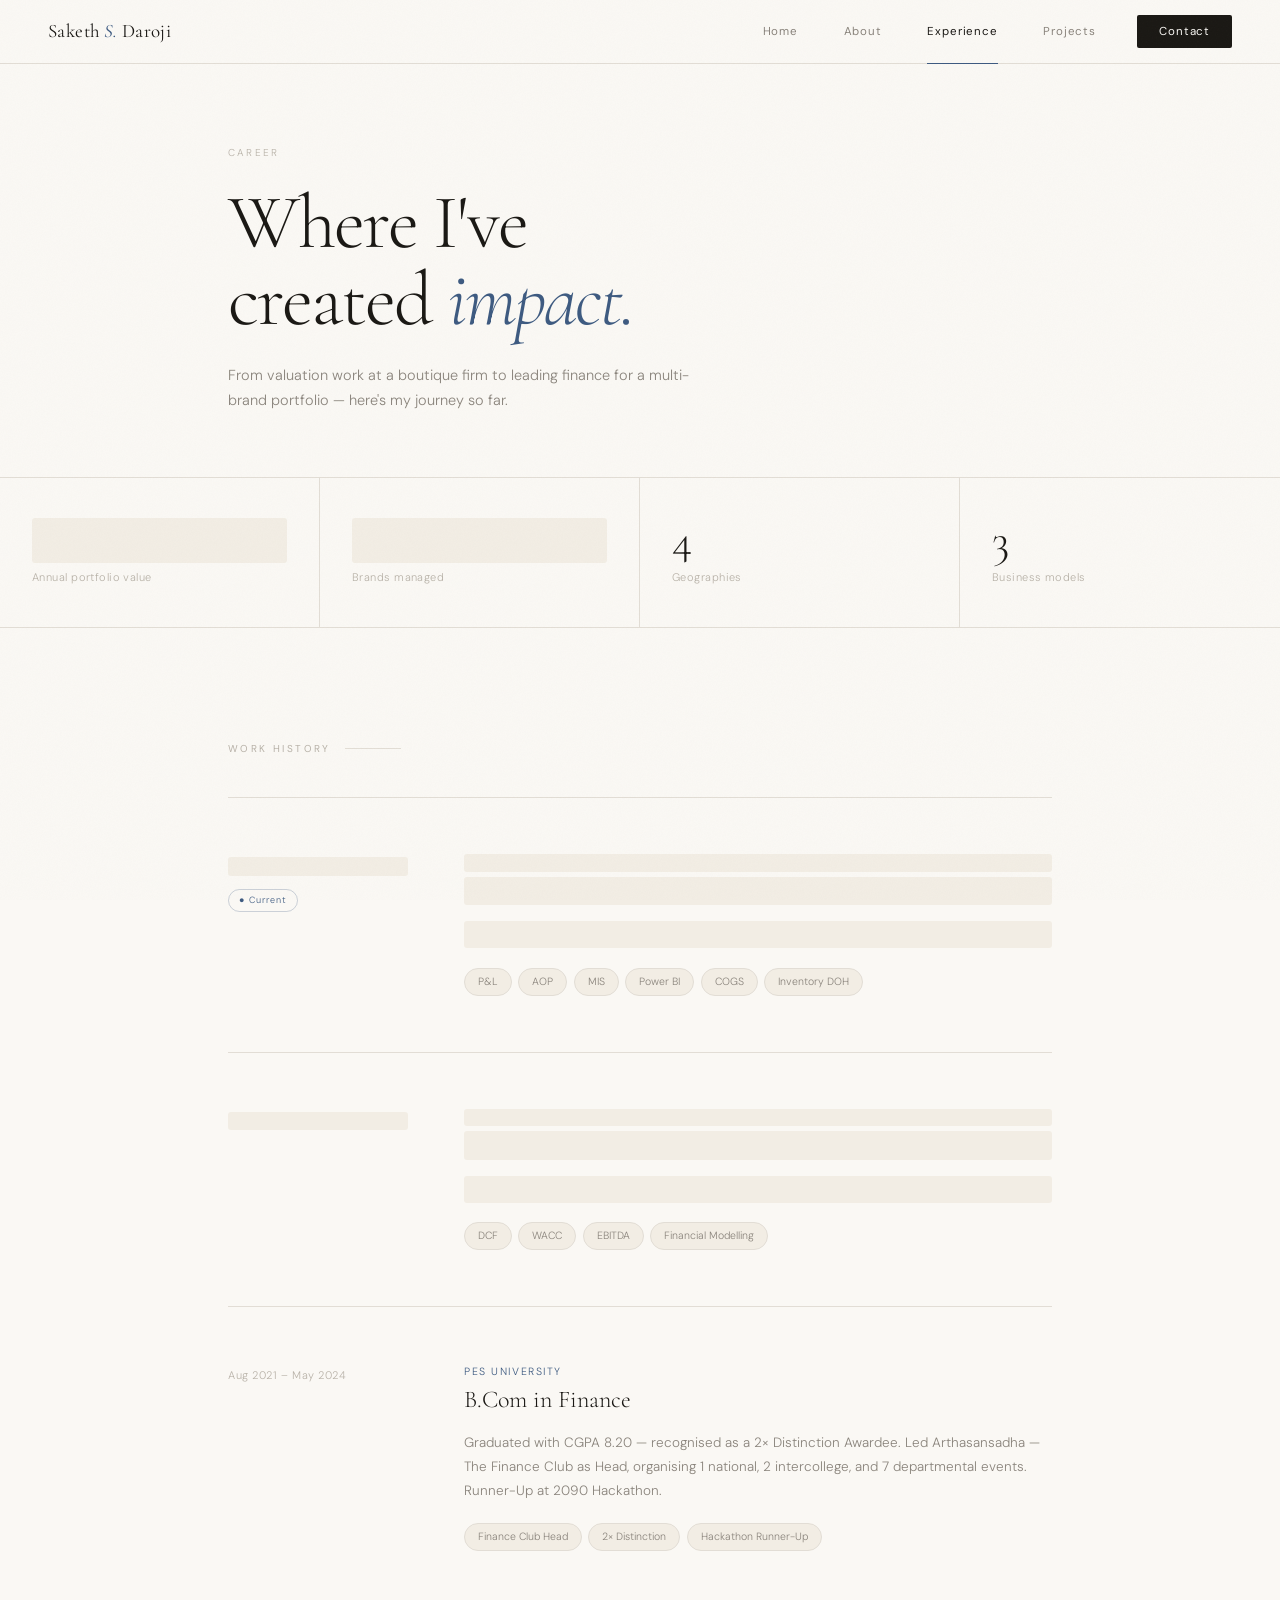
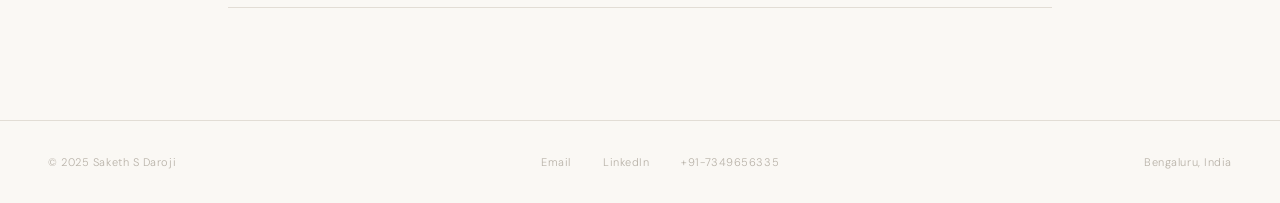
<file: experience.html>
<!DOCTYPE html>
<html lang="en">
<head>
<meta charset="UTF-8"/>
<meta name="viewport" content="width=device-width, initial-scale=1.0"/>
<title>Experience — Saketh S Daroji</title>
<link rel="stylesheet" href="style.css"/>
<style>
.page-header { padding: 5rem 0 4rem; border-bottom: 1px solid var(--rule); }
.page-header-inner { max-width: 920px; margin: 0 auto; padding: 0 3rem; }
.ph-eyebrow { font-size: 10px; letter-spacing: 0.22em; text-transform: uppercase; color: var(--faint); margin-bottom: 1.5rem; }
.ph-title { font-family: 'Cormorant Garamond', serif; font-size: clamp(3rem, 6vw, 5.5rem); font-weight: 300; line-height: 1.0; letter-spacing: -0.025em; margin-bottom: 1.5rem; }
.ph-title em { font-style: italic; color: var(--blue); }
.ph-sub { font-size: 14.5px; color: var(--muted); max-width: 480px; line-height: 1.75; }

.impact-row { display: grid; grid-template-columns: repeat(4, 1fr); border-bottom: 1px solid var(--rule); }
.impact-cell { padding: 2.5rem 2rem; border-right: 1px solid var(--rule); transition: background 0.2s; }
.impact-cell:last-child { border-right: none; }
.impact-cell:hover { background: var(--cream); }
.impact-val { font-family: 'Cormorant Garamond', serif; font-size: 2.8rem; font-weight: 300; color: var(--ink); line-height: 1; margin-bottom: 5px; }
.impact-lbl { font-size: 11px; color: var(--faint); letter-spacing: 0.04em; }

.timeline { display: flex; flex-direction: column; }
.tl-item { display: grid; grid-template-columns: 180px 1fr; gap: 3.5rem; padding: 3.5rem 0; border-bottom: 1px solid var(--rule); }
.tl-item:first-child { border-top: 1px solid var(--rule); }
.tl-left { padding-top: 3px; }
.tl-date { font-size: 11px; color: var(--faint); letter-spacing: 0.05em; line-height: 1.7; margin-bottom: 8px; min-height: 1.5em; }
.tl-badge { display: inline-block; font-size: 9px; letter-spacing: 0.1em; color: var(--blue); border: 1px solid rgba(61,90,128,0.25); border-radius: 100px; padding: 3px 10px; }
.tl-company { font-size: 10.5px; letter-spacing: 0.15em; text-transform: uppercase; color: var(--blue); margin-bottom: 5px; min-height: 1em; }
.tl-role { font-family: 'Cormorant Garamond', serif; font-size: 24px; font-weight: 300; line-height: 1.2; margin-bottom: 1rem; min-height: 1.2em; }
.tl-desc { font-size: 13.5px; color: var(--muted); line-height: 1.8; margin-bottom: 1.2rem; min-height: 2em; }
.tl-tags { display: flex; flex-wrap: wrap; gap: 0.4rem; }

@media (max-width: 700px) {
  .impact-row { grid-template-columns: 1fr 1fr; }
  .impact-cell { border-right: none; border-bottom: 1px solid var(--rule); }
  .impact-cell:nth-child(odd) { border-right: 1px solid var(--rule); }
  .tl-item { grid-template-columns: 1fr; gap: 0.75rem; }
}
</style>
</head>
<body>
<nav>
  <a href="index.html" class="nav-logo">Saketh <i>S.</i> Daroji</a>
  <ul class="nav-menu">
    <li><a href="index.html">Home</a></li>
    <li><a href="about.html">About</a></li>
    <li><a href="experience.html">Experience</a></li>
    <li><a href="projects.html">Projects</a></li>
    <li><a href="contact.html" class="nav-cta">Contact</a></li>
  </ul>
  <button class="nav-burger" aria-label="Menu"><span></span><span></span><span></span></button>
</nav>

<div class="page">
  <div class="page-header">
    <div class="page-header-inner">
      <p class="ph-eyebrow">Career</p>
      <h1 class="ph-title">Where I've<br>created <em>impact.</em></h1>
      <p class="ph-sub">From valuation work at a boutique firm to leading finance for a multi-brand portfolio — here's my journey so far.</p>
    </div>
  </div>

  <div class="impact-row">
    <div class="impact-cell reveal"><div class="impact-val skel" data-cms="stat1_val">—</div><div class="impact-lbl">Annual portfolio value</div></div>
    <div class="impact-cell reveal reveal-d1"><div class="impact-val skel" data-cms="stat2_val">—</div><div class="impact-lbl">Brands managed</div></div>
    <div class="impact-cell reveal reveal-d2"><div class="impact-val">4</div><div class="impact-lbl">Geographies</div></div>
    <div class="impact-cell reveal reveal-d3"><div class="impact-val">3</div><div class="impact-lbl">Business models</div></div>
  </div>

  <div class="wrap">
    <div class="section">
      <div class="eyebrow reveal">Work history</div>
      <div class="timeline">

        <div class="tl-item reveal">
          <div class="tl-left">
            <div class="tl-date skel" data-cms="exp1_dates">Oct 2024 – Present</div>
            <div class="tl-badge">● Current</div>
          </div>
          <div>
            <div class="tl-company skel" data-cms="exp1_company">BRND.ME</div>
            <div class="tl-role skel" data-cms="exp1_role">Business Finance Partner</div>
            <div class="tl-desc skel" data-cms="exp1_desc">Loading description...</div>
            <div class="tl-tags">
              <span class="pill">P&L</span><span class="pill">AOP</span><span class="pill">MIS</span><span class="pill">Power BI</span><span class="pill">COGS</span><span class="pill">Inventory DOH</span>
            </div>
          </div>
        </div>

        <div class="tl-item reveal">
          <div class="tl-left">
            <div class="tl-date skel" data-cms="exp2_dates">Jan 2024 – Jun 2024</div>
          </div>
          <div>
            <div class="tl-company skel" data-cms="exp2_company">Girish & Associates</div>
            <div class="tl-role skel" data-cms="exp2_role">Finance Associate</div>
            <div class="tl-desc skel" data-cms="exp2_desc">Loading description...</div>
            <div class="tl-tags">
              <span class="pill">DCF</span><span class="pill">WACC</span><span class="pill">EBITDA</span><span class="pill">Financial Modelling</span>
            </div>
          </div>
        </div>

        <div class="tl-item reveal">
          <div class="tl-left"><div class="tl-date">Aug 2021 – May 2024</div></div>
          <div>
            <div class="tl-company">PES University</div>
            <div class="tl-role">B.Com in Finance</div>
            <div class="tl-desc">Graduated with CGPA 8.20 — recognised as a 2× Distinction Awardee. Led Arthasansadha — The Finance Club as Head, organising 1 national, 2 intercollege, and 7 departmental events. Runner-Up at 2090 Hackathon.</div>
            <div class="tl-tags">
              <span class="pill">Finance Club Head</span><span class="pill">2× Distinction</span><span class="pill">Hackathon Runner-Up</span>
            </div>
          </div>
        </div>

      </div>
    </div>
  </div>
</div>

<footer>
  <span class="footer-l">© 2025 Saketh S Daroji</span>
  <div class="footer-links">
    <a href="mailto:darojisaketh@gmail.com">Email</a>
    <a href="https://www.linkedin.com/in/saketh-s-daroji-389a59249" target="_blank">LinkedIn</a>
    <a href="tel:+917349656335">+91-7349656335</a>
  </div>
  <span class="footer-l">Bengaluru, India</span>
</footer>
<script src="cms.js"></script>
<script src="main.js"></script>
</body>
</html>
</file>
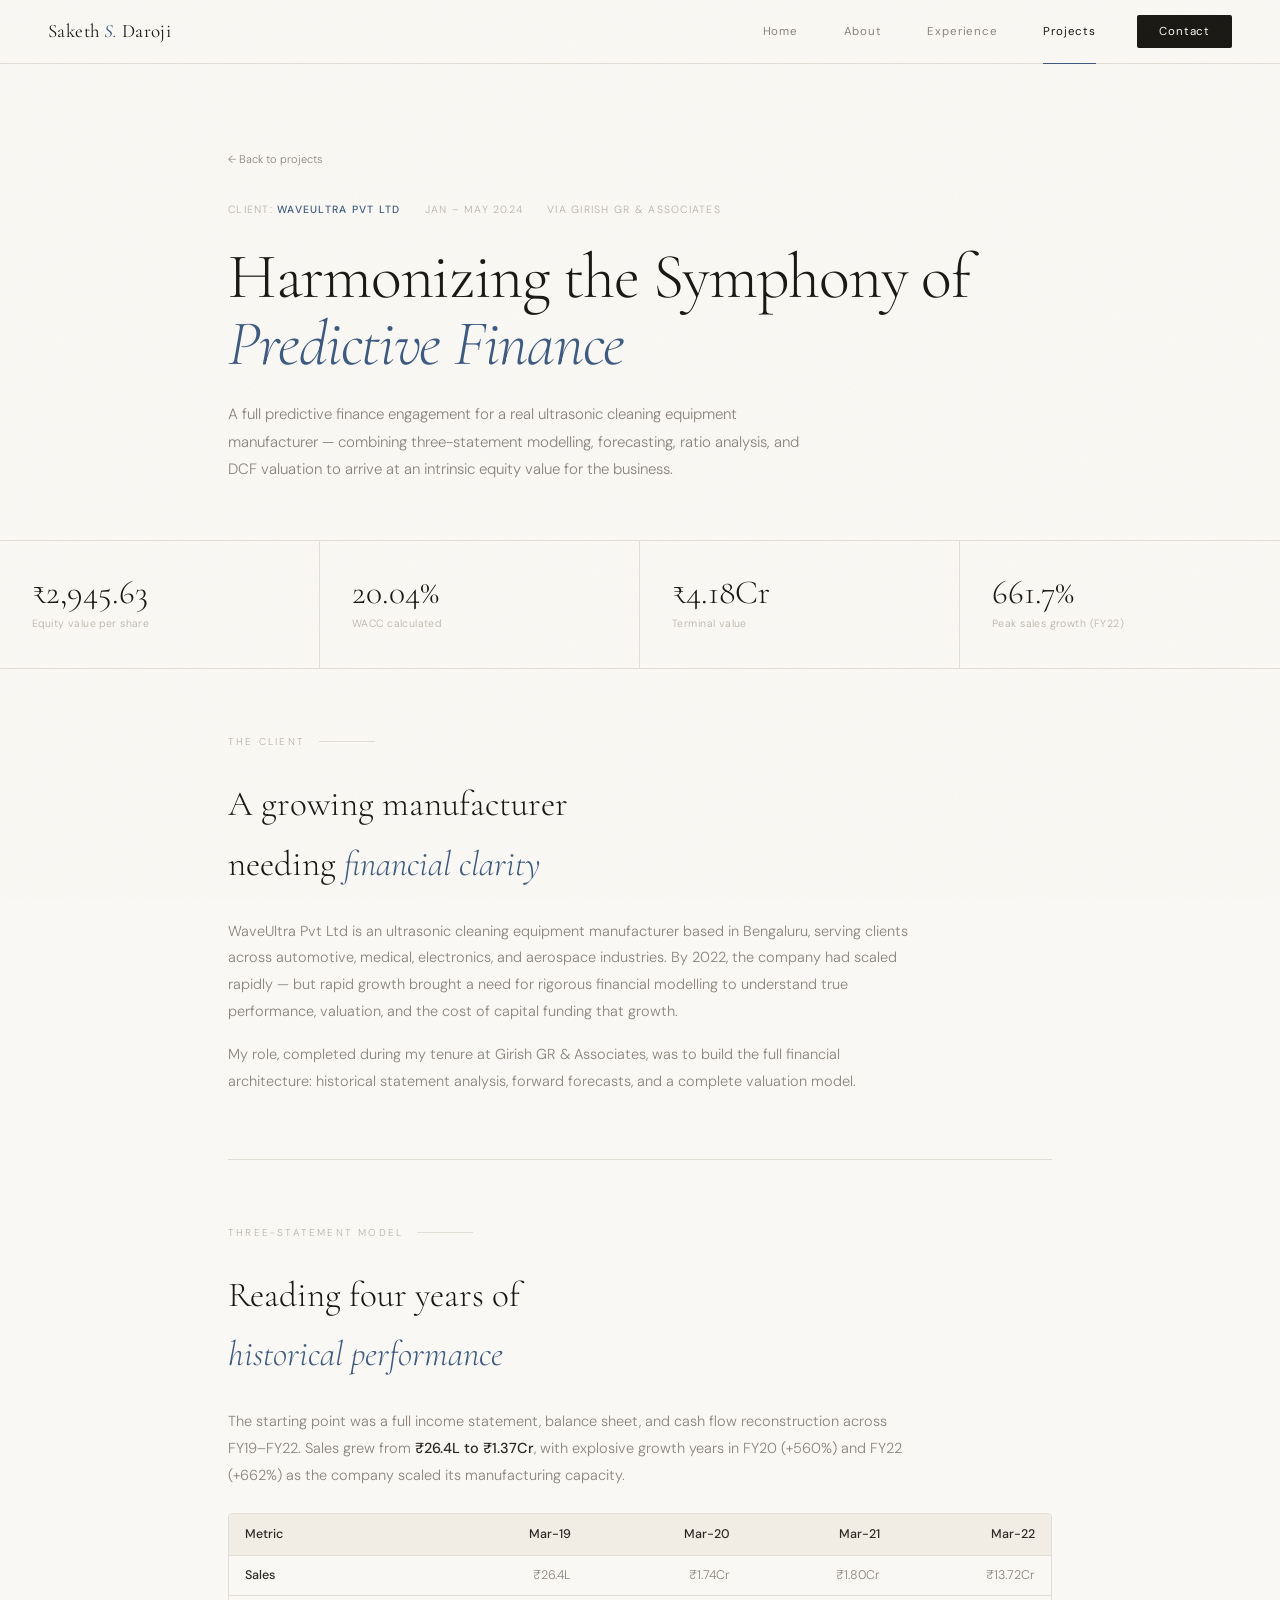
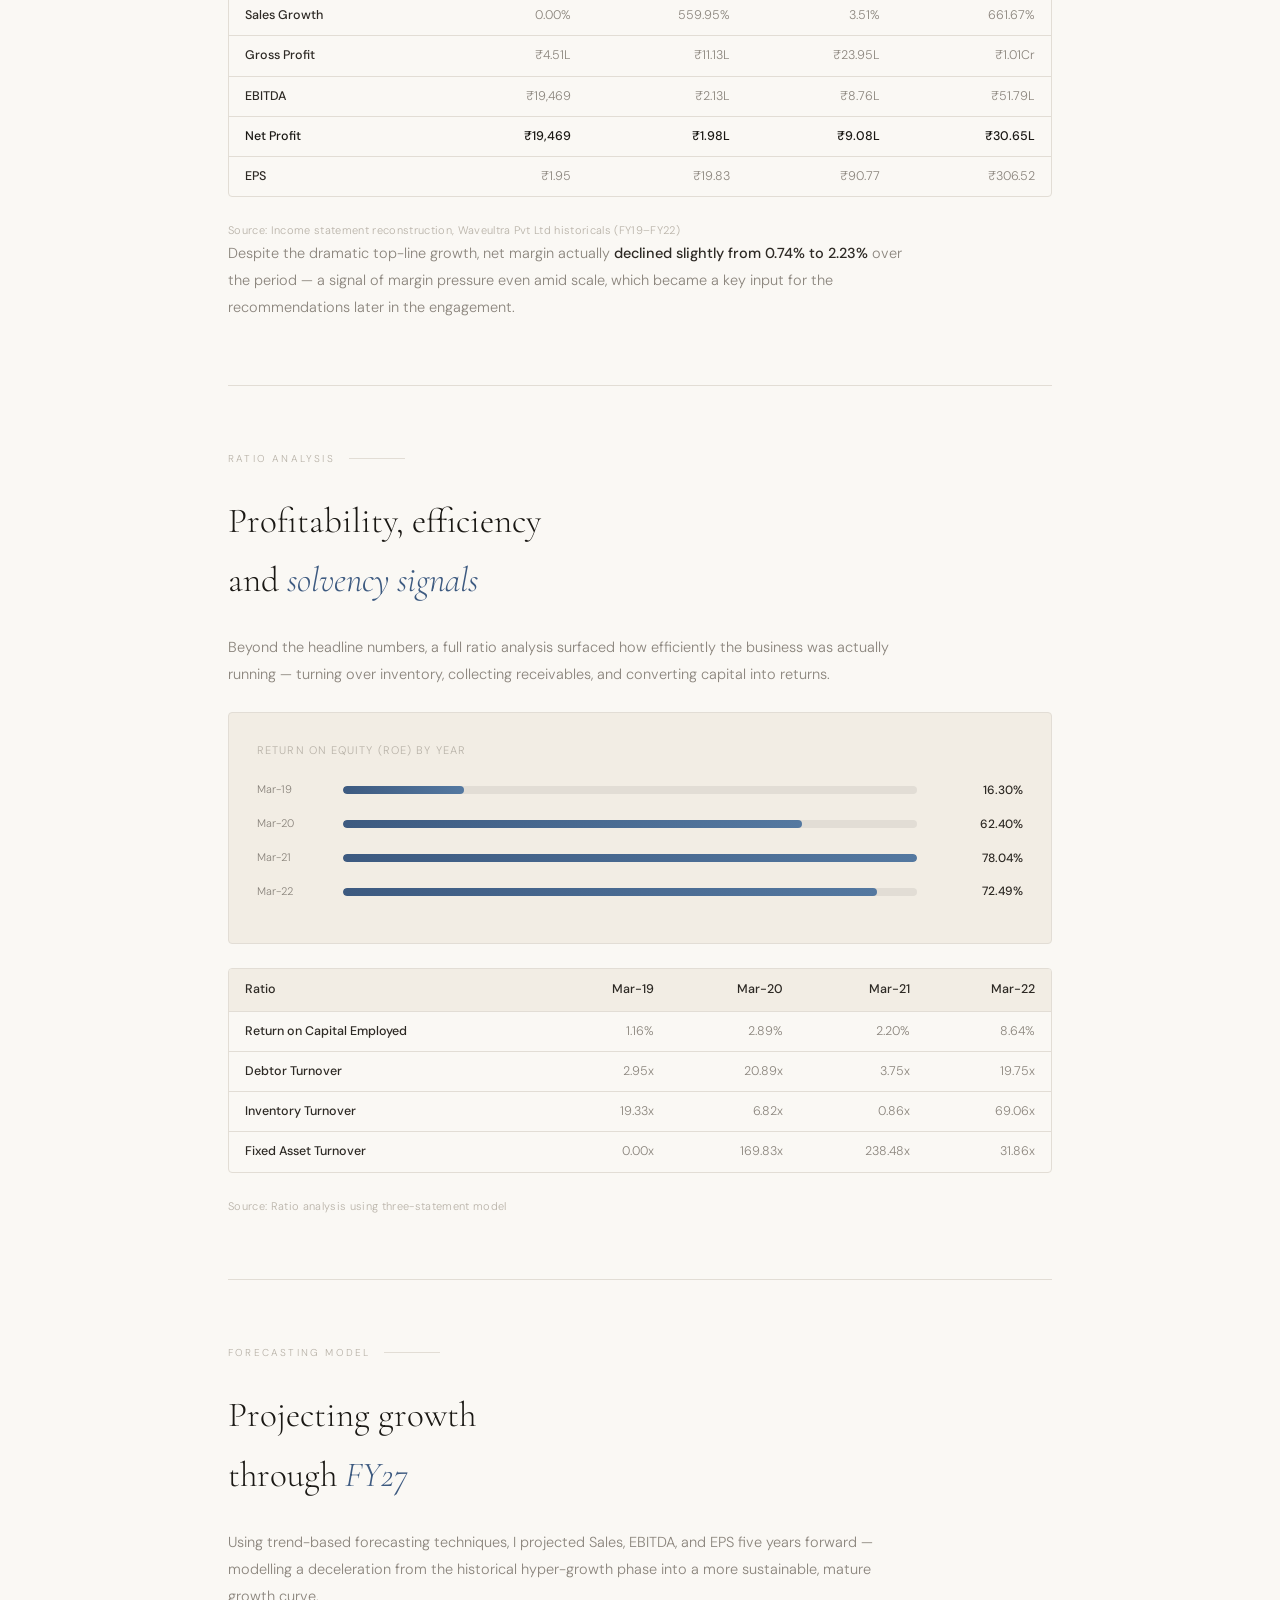
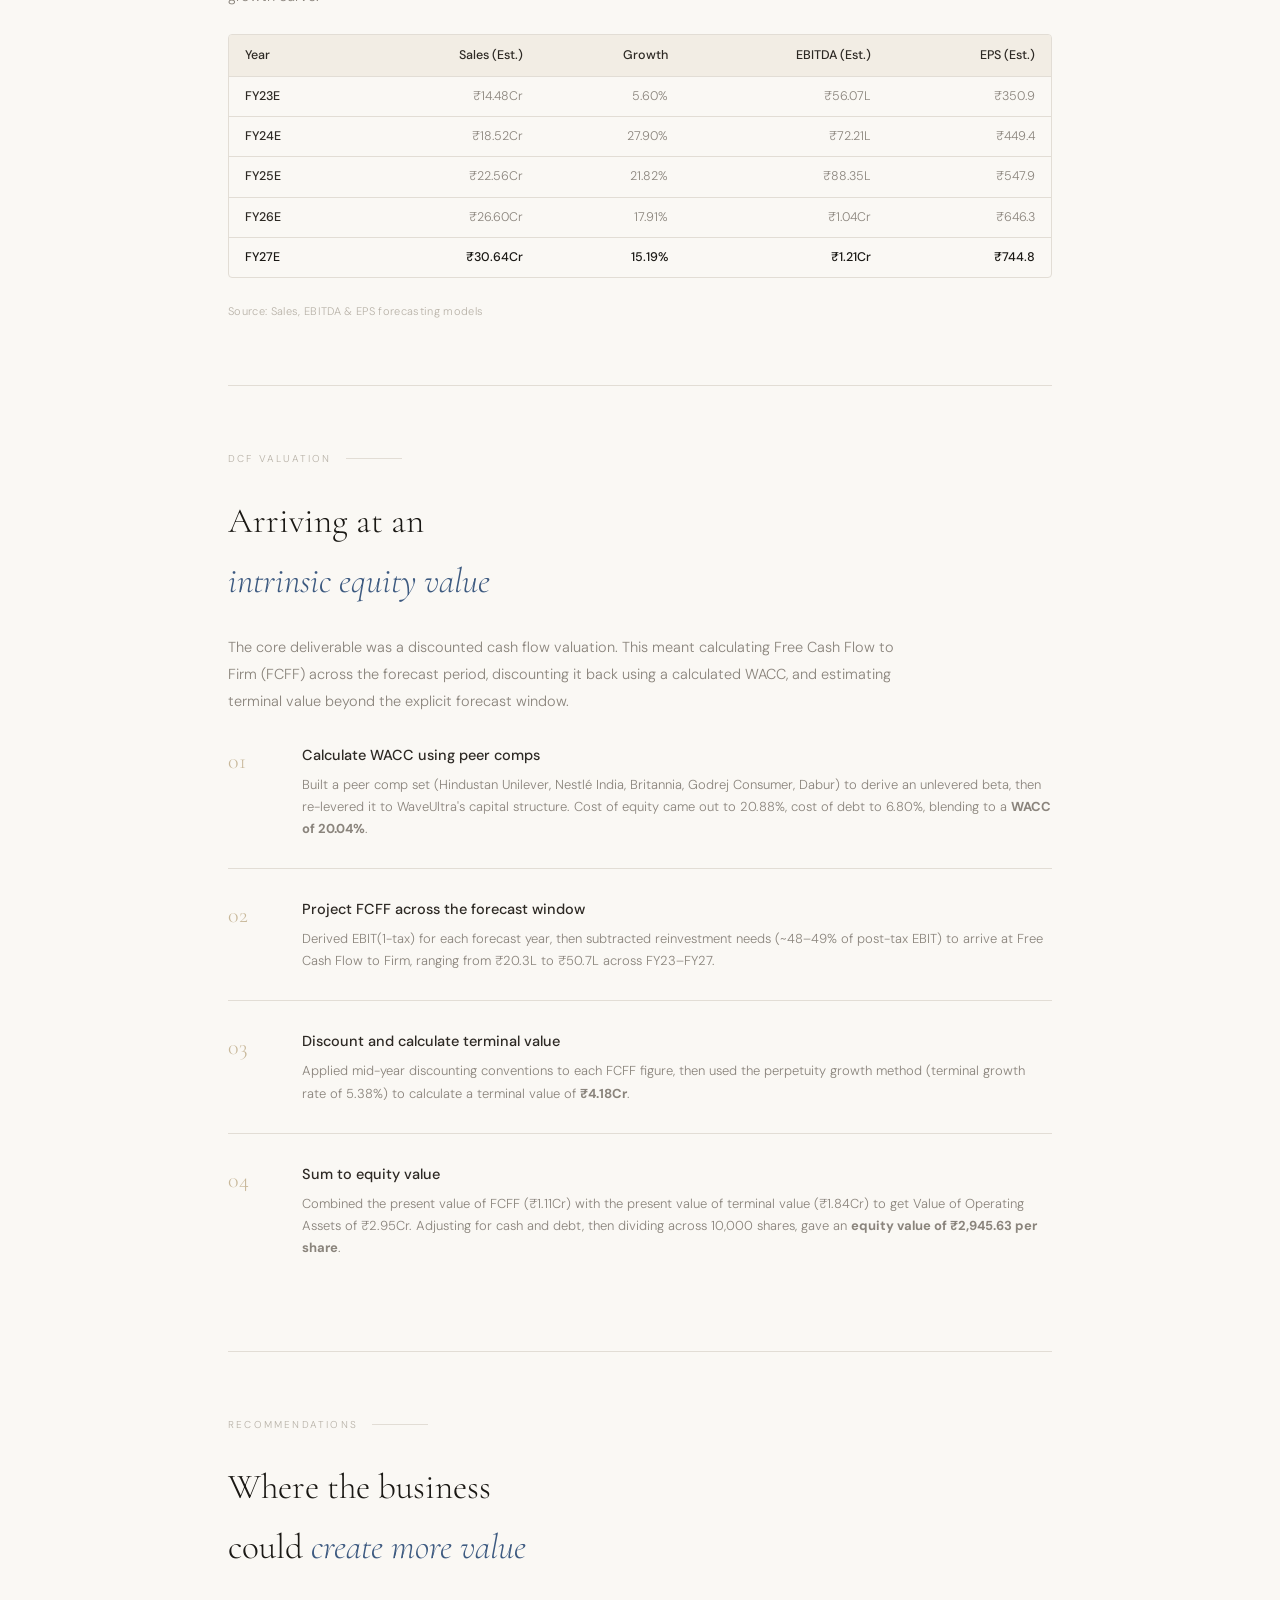
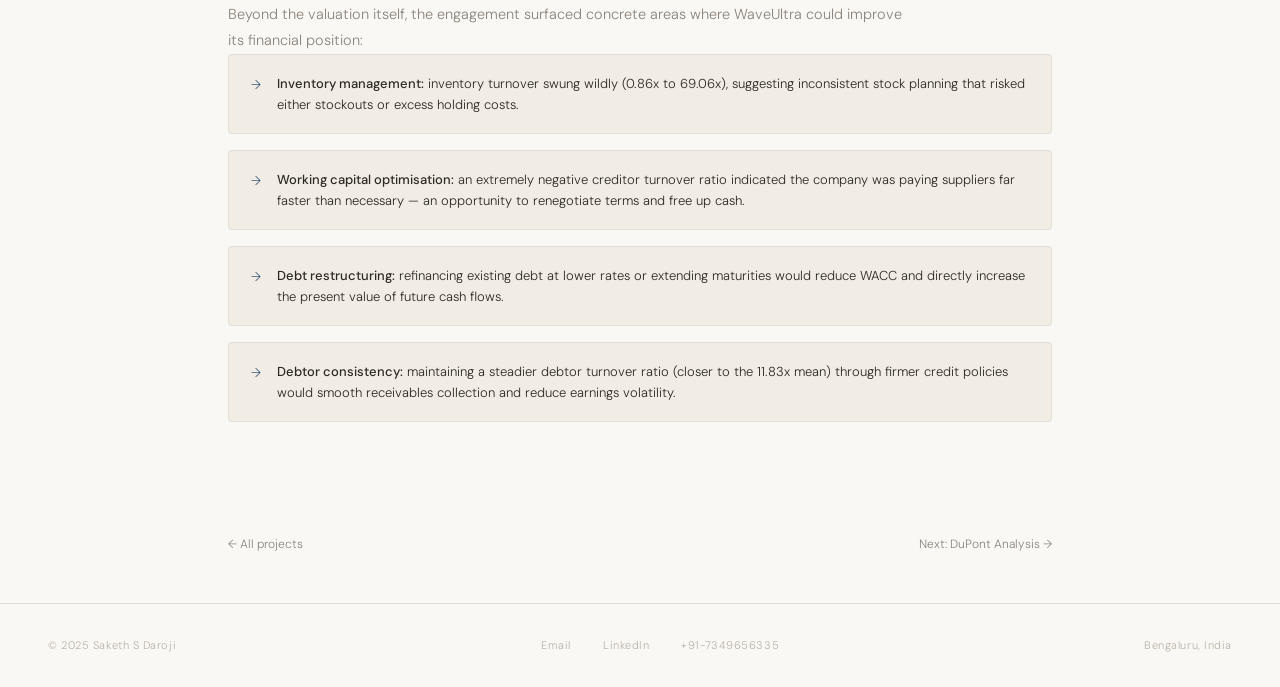
<file: project-predictive-finance.html>
<!DOCTYPE html>
<html lang="en">
<head>
<meta charset="UTF-8"/>
<meta name="viewport" content="width=device-width, initial-scale=1.0"/>
<title>Harmonizing the Symphony of Predictive Finance — Saketh S Daroji</title>
<link rel="stylesheet" href="style.css"/>
<style>
/* CASE STUDY HEADER */
.cs-header { padding: 5rem 0 3.5rem; border-bottom: 1px solid var(--rule); }
.cs-back { font-size: 11px; color: var(--muted); text-decoration: none; display: inline-flex; align-items: center; gap: 8px; margin-bottom: 2rem; transition: color 0.2s; }
.cs-back:hover { color: var(--blue); }
.cs-meta-row { display: flex; gap: 1.5rem; flex-wrap: wrap; margin-bottom: 1.5rem; }
.cs-meta-item { font-size: 10.5px; letter-spacing: 0.12em; text-transform: uppercase; color: var(--faint); }
.cs-meta-item strong { color: var(--blue); font-weight: 500; }
.cs-title { font-family: 'Cormorant Garamond', serif; font-size: clamp(2.4rem, 5vw, 4rem); font-weight: 300; line-height: 1.05; letter-spacing: -0.02em; margin-bottom: 1.5rem; max-width: 760px; }
.cs-title em { font-style: italic; color: var(--blue); }
.cs-summary { font-size: 15px; color: var(--muted); max-width: 600px; line-height: 1.85; }

/* KEY RESULT STRIP */
.result-strip { display: grid; grid-template-columns: repeat(4, 1fr); border-bottom: 1px solid var(--rule); }
.result-cell { padding: 2.2rem 2rem; border-right: 1px solid var(--rule); }
.result-cell:last-child { border-right: none; }
.result-val { font-family: 'Cormorant Garamond', serif; font-size: 2.1rem; font-weight: 300; color: var(--ink); line-height: 1; margin-bottom: 5px; }
.result-lbl { font-size: 10.5px; color: var(--faint); letter-spacing: 0.04em; }

/* SECTIONS */
.cs-section { padding: 4rem 0; border-bottom: 1px solid var(--rule); }
.cs-section:last-of-type { border-bottom: none; }
.cs-section-label { font-size: 10px; letter-spacing: 0.22em; text-transform: uppercase; color: var(--faint); display: flex; align-items: center; gap: 14px; margin-bottom: 1.5rem; }
.cs-section-label::after { content: ''; height: 1px; flex: 1; max-width: 56px; background: var(--rule); }
.cs-section-title { font-family: 'Cormorant Garamond', serif; font-size: clamp(1.6rem, 3vw, 2.2rem); font-weight: 300; margin-bottom: 1.5rem; }
.cs-section-title em { font-style: italic; color: var(--blue); }
.cs-text { font-size: 14.5px; color: var(--muted); line-height: 1.85; max-width: 680px; }
.cs-text + .cs-text { margin-top: 1rem; }
.cs-text strong { color: var(--ink2); font-weight: 500; }

/* DATA TABLES */
.data-table-wrap { overflow-x: auto; margin: 1.5rem 0; border: 1px solid var(--rule); border-radius: 4px; }
.data-table { width: 100%; border-collapse: collapse; font-size: 12.5px; min-width: 520px; }
.data-table th { background: var(--cream); text-align: right; padding: 10px 16px; font-weight: 500; color: var(--ink2); border-bottom: 1px solid var(--rule); white-space: nowrap; }
.data-table th:first-child { text-align: left; }
.data-table td { padding: 9px 16px; text-align: right; border-bottom: 1px solid var(--rule); color: var(--muted); white-space: nowrap; }
.data-table td:first-child { text-align: left; color: var(--ink2); font-weight: 500; }
.data-table tr:last-child td { border-bottom: none; }
.data-table tr:hover td { background: var(--cream); }
.data-table .highlight td { color: var(--ink); font-weight: 500; }
.table-caption { font-size: 11px; color: var(--faint); margin-top: 0.6rem; letter-spacing: 0.03em; }

/* MINI BAR CHART (CSS-only) */
.chart-block { margin: 1.5rem 0; padding: 1.75rem; background: var(--cream); border: 1px solid var(--rule); border-radius: 4px; }
.chart-title { font-size: 11px; letter-spacing: 0.1em; text-transform: uppercase; color: var(--faint); margin-bottom: 1.25rem; }
.bar-row { display: grid; grid-template-columns: 70px 1fr 90px; align-items: center; gap: 1rem; margin-bottom: 0.85rem; }
.bar-label { font-size: 11px; color: var(--muted); }
.bar-track { height: 8px; background: var(--rule); border-radius: 100px; overflow: hidden; }
.bar-fill { height: 100%; background: linear-gradient(90deg, var(--blue), var(--blue2)); border-radius: 100px; }
.bar-val { font-size: 12px; color: var(--ink2); text-align: right; font-weight: 500; }

/* METHODOLOGY STEPS */
.method-steps { display: flex; flex-direction: column; }
.method-step { display: grid; grid-template-columns: 50px 1fr; gap: 1.5rem; padding: 1.75rem 0; border-bottom: 1px solid var(--rule); }
.method-step:last-child { border-bottom: none; }
.method-num { font-family: 'Cormorant Garamond', serif; font-size: 22px; color: var(--sand); font-weight: 300; }
.method-title { font-size: 14.5px; font-weight: 500; color: var(--ink2); margin-bottom: 0.4rem; }
.method-desc { font-size: 13px; color: var(--muted); line-height: 1.7; }

/* RECOMMENDATIONS LIST */
.rec-list { display: flex; flex-direction: column; gap: 1rem; }
.rec-item { display: flex; gap: 1rem; align-items: flex-start; padding: 1.1rem 1.4rem; background: var(--cream); border: 1px solid var(--rule); border-radius: 4px; }
.rec-marker { font-size: 13px; color: var(--blue); flex-shrink: 0; margin-top: 1px; }
.rec-text { font-size: 13px; color: var(--ink2); line-height: 1.65; }
.rec-text strong { font-weight: 500; }

/* NEXT PROJECT NAV */
.cs-nav-footer { display: flex; justify-content: space-between; align-items: center; padding: 3rem 0; }
.cs-nav-link { font-size: 12px; color: var(--muted); text-decoration: none; display: flex; align-items: center; gap: 8px; transition: color 0.2s; }
.cs-nav-link:hover { color: var(--blue); }

@media (max-width: 700px) {
  .result-strip { grid-template-columns: 1fr 1fr; }
  .result-cell { border-right: none; border-bottom: 1px solid var(--rule); }
  .result-cell:nth-child(odd) { border-right: 1px solid var(--rule); }
  .bar-row { grid-template-columns: 56px 1fr 70px; gap: 0.6rem; }
}
</style>
</head>
<body>
<nav>
  <a href="index.html" class="nav-logo">Saketh <i>S.</i> Daroji</a>
  <ul class="nav-menu">
    <li><a href="index.html">Home</a></li>
    <li><a href="about.html">About</a></li>
    <li><a href="experience.html">Experience</a></li>
    <li><a href="projects.html" class="active">Projects</a></li>
    <li><a href="contact.html" class="nav-cta">Contact</a></li>
  </ul>
  <button class="nav-burger" aria-label="Menu"><span></span><span></span><span></span></button>
</nav>

<div class="page">

  <!-- HEADER -->
  <div class="cs-header">
    <div class="wrap">
      <a href="projects.html" class="cs-back">← Back to projects</a>
      <div class="cs-meta-row">
        <span class="cs-meta-item">Client: <strong>WaveUltra Pvt Ltd</strong></span>
        <span class="cs-meta-item">Jan – May 2024</span>
        <span class="cs-meta-item">Via Girish GR & Associates</span>
      </div>
      <h1 class="cs-title">Harmonizing the Symphony of <em>Predictive Finance</em></h1>
      <p class="cs-summary">A full predictive finance engagement for a real ultrasonic cleaning equipment manufacturer — combining three-statement modelling, forecasting, ratio analysis, and DCF valuation to arrive at an intrinsic equity value for the business.</p>
    </div>
  </div>

  <!-- KEY RESULTS -->
  <div class="result-strip">
    <div class="result-cell reveal"><div class="result-val">₹2,945.63</div><div class="result-lbl">Equity value per share</div></div>
    <div class="result-cell reveal reveal-d1"><div class="result-val">20.04%</div><div class="result-lbl">WACC calculated</div></div>
    <div class="result-cell reveal reveal-d2"><div class="result-val">₹4.18Cr</div><div class="result-lbl">Terminal value</div></div>
    <div class="result-cell reveal reveal-d3"><div class="result-val">661.7%</div><div class="result-lbl">Peak sales growth (FY22)</div></div>
  </div>

  <div class="wrap">

    <!-- THE CLIENT -->
    <div class="cs-section reveal">
      <div class="cs-section-label">The client</div>
      <h2 class="cs-section-title">A growing manufacturer<br>needing <em>financial clarity</em></h2>
      <p class="cs-text">WaveUltra Pvt Ltd is an ultrasonic cleaning equipment manufacturer based in Bengaluru, serving clients across automotive, medical, electronics, and aerospace industries. By 2022, the company had scaled rapidly — but rapid growth brought a need for rigorous financial modelling to understand true performance, valuation, and the cost of capital funding that growth.</p>
      <p class="cs-text">My role, completed during my tenure at Girish GR & Associates, was to build the full financial architecture: historical statement analysis, forward forecasts, and a complete valuation model.</p>
    </div>

    <!-- THREE STATEMENT MODEL -->
    <div class="cs-section reveal">
      <div class="cs-section-label">Three-statement model</div>
      <h2 class="cs-section-title">Reading four years of<br><em>historical performance</em></h2>
      <p class="cs-text">The starting point was a full income statement, balance sheet, and cash flow reconstruction across FY19–FY22. Sales grew from <strong>₹26.4L to ₹1.37Cr</strong>, with explosive growth years in FY20 (+560%) and FY22 (+662%) as the company scaled its manufacturing capacity.</p>

      <div class="data-table-wrap">
        <table class="data-table">
          <thead>
            <tr><th>Metric</th><th>Mar-19</th><th>Mar-20</th><th>Mar-21</th><th>Mar-22</th></tr>
          </thead>
          <tbody>
            <tr><td>Sales</td><td>₹26.4L</td><td>₹1.74Cr</td><td>₹1.80Cr</td><td>₹13.72Cr</td></tr>
            <tr><td>Sales Growth</td><td>0.00%</td><td>559.95%</td><td>3.51%</td><td>661.67%</td></tr>
            <tr><td>Gross Profit</td><td>₹4.51L</td><td>₹11.13L</td><td>₹23.95L</td><td>₹1.01Cr</td></tr>
            <tr><td>EBITDA</td><td>₹19,469</td><td>₹2.13L</td><td>₹8.76L</td><td>₹51.79L</td></tr>
            <tr class="highlight"><td>Net Profit</td><td>₹19,469</td><td>₹1.98L</td><td>₹9.08L</td><td>₹30.65L</td></tr>
            <tr><td>EPS</td><td>₹1.95</td><td>₹19.83</td><td>₹90.77</td><td>₹306.52</td></tr>
          </tbody>
        </table>
      </div>
      <p class="table-caption">Source: Income statement reconstruction, Waveultra Pvt Ltd historicals (FY19–FY22)</p>

      <p class="cs-text">Despite the dramatic top-line growth, net margin actually <strong>declined slightly from 0.74% to 2.23%</strong> over the period — a signal of margin pressure even amid scale, which became a key input for the recommendations later in the engagement.</p>
    </div>

    <!-- RATIO ANALYSIS -->
    <div class="cs-section reveal">
      <div class="cs-section-label">Ratio analysis</div>
      <h2 class="cs-section-title">Profitability, efficiency<br>and <em>solvency signals</em></h2>
      <p class="cs-text">Beyond the headline numbers, a full ratio analysis surfaced how efficiently the business was actually running — turning over inventory, collecting receivables, and converting capital into returns.</p>

      <div class="chart-block">
        <div class="chart-title">Return on Equity (ROE) by year</div>
        <div class="bar-row"><span class="bar-label">Mar-19</span><div class="bar-track"><div class="bar-fill" style="width:21%"></div></div><span class="bar-val">16.30%</span></div>
        <div class="bar-row"><span class="bar-label">Mar-20</span><div class="bar-track"><div class="bar-fill" style="width:80%"></div></div><span class="bar-val">62.40%</span></div>
        <div class="bar-row"><span class="bar-label">Mar-21</span><div class="bar-track"><div class="bar-fill" style="width:100%"></div></div><span class="bar-val">78.04%</span></div>
        <div class="bar-row"><span class="bar-label">Mar-22</span><div class="bar-track"><div class="bar-fill" style="width:93%"></div></div><span class="bar-val">72.49%</span></div>
      </div>

      <div class="data-table-wrap">
        <table class="data-table">
          <thead>
            <tr><th>Ratio</th><th>Mar-19</th><th>Mar-20</th><th>Mar-21</th><th>Mar-22</th></tr>
          </thead>
          <tbody>
            <tr><td>Return on Capital Employed</td><td>1.16%</td><td>2.89%</td><td>2.20%</td><td>8.64%</td></tr>
            <tr><td>Debtor Turnover</td><td>2.95x</td><td>20.89x</td><td>3.75x</td><td>19.75x</td></tr>
            <tr><td>Inventory Turnover</td><td>19.33x</td><td>6.82x</td><td>0.86x</td><td>69.06x</td></tr>
            <tr><td>Fixed Asset Turnover</td><td>0.00x</td><td>169.83x</td><td>238.48x</td><td>31.86x</td></tr>
          </tbody>
        </table>
      </div>
      <p class="table-caption">Source: Ratio analysis using three-statement model</p>
    </div>

    <!-- FORECASTING -->
    <div class="cs-section reveal">
      <div class="cs-section-label">Forecasting model</div>
      <h2 class="cs-section-title">Projecting growth<br>through <em>FY27</em></h2>
      <p class="cs-text">Using trend-based forecasting techniques, I projected Sales, EBITDA, and EPS five years forward — modelling a deceleration from the historical hyper-growth phase into a more sustainable, mature growth curve.</p>

      <div class="data-table-wrap">
        <table class="data-table">
          <thead>
            <tr><th>Year</th><th>Sales (Est.)</th><th>Growth</th><th>EBITDA (Est.)</th><th>EPS (Est.)</th></tr>
          </thead>
          <tbody>
            <tr><td>FY23E</td><td>₹14.48Cr</td><td>5.60%</td><td>₹56.07L</td><td>₹350.9</td></tr>
            <tr><td>FY24E</td><td>₹18.52Cr</td><td>27.90%</td><td>₹72.21L</td><td>₹449.4</td></tr>
            <tr><td>FY25E</td><td>₹22.56Cr</td><td>21.82%</td><td>₹88.35L</td><td>₹547.9</td></tr>
            <tr><td>FY26E</td><td>₹26.60Cr</td><td>17.91%</td><td>₹1.04Cr</td><td>₹646.3</td></tr>
            <tr class="highlight"><td>FY27E</td><td>₹30.64Cr</td><td>15.19%</td><td>₹1.21Cr</td><td>₹744.8</td></tr>
          </tbody>
        </table>
      </div>
      <p class="table-caption">Source: Sales, EBITDA & EPS forecasting models</p>
    </div>

    <!-- DCF & WACC -->
    <div class="cs-section reveal">
      <div class="cs-section-label">DCF valuation</div>
      <h2 class="cs-section-title">Arriving at an<br><em>intrinsic equity value</em></h2>
      <p class="cs-text">The core deliverable was a discounted cash flow valuation. This meant calculating Free Cash Flow to Firm (FCFF) across the forecast period, discounting it back using a calculated WACC, and estimating terminal value beyond the explicit forecast window.</p>

      <div class="method-steps">
        <div class="method-step">
          <div class="method-num">01</div>
          <div>
            <div class="method-title">Calculate WACC using peer comps</div>
            <div class="method-desc">Built a peer comp set (Hindustan Unilever, Nestlé India, Britannia, Godrej Consumer, Dabur) to derive an unlevered beta, then re-levered it to WaveUltra's capital structure. Cost of equity came out to 20.88%, cost of debt to 6.80%, blending to a <strong>WACC of 20.04%</strong>.</div>
          </div>
        </div>
        <div class="method-step">
          <div class="method-num">02</div>
          <div>
            <div class="method-title">Project FCFF across the forecast window</div>
            <div class="method-desc">Derived EBIT(1-tax) for each forecast year, then subtracted reinvestment needs (~48–49% of post-tax EBIT) to arrive at Free Cash Flow to Firm, ranging from ₹20.3L to ₹50.7L across FY23–FY27.</div>
          </div>
        </div>
        <div class="method-step">
          <div class="method-num">03</div>
          <div>
            <div class="method-title">Discount and calculate terminal value</div>
            <div class="method-desc">Applied mid-year discounting conventions to each FCFF figure, then used the perpetuity growth method (terminal growth rate of 5.38%) to calculate a terminal value of <strong>₹4.18Cr</strong>.</div>
          </div>
        </div>
        <div class="method-step">
          <div class="method-num">04</div>
          <div>
            <div class="method-title">Sum to equity value</div>
            <div class="method-desc">Combined the present value of FCFF (₹1.11Cr) with the present value of terminal value (₹1.84Cr) to get Value of Operating Assets of ₹2.95Cr. Adjusting for cash and debt, then dividing across 10,000 shares, gave an <strong>equity value of ₹2,945.63 per share</strong>.</div>
          </div>
        </div>
      </div>
    </div>

    <!-- RECOMMENDATIONS -->
    <div class="cs-section reveal">
      <div class="cs-section-label">Recommendations</div>
      <h2 class="cs-section-title">Where the business<br>could <em>create more value</em></h2>
      <p class="cs-text">Beyond the valuation itself, the engagement surfaced concrete areas where WaveUltra could improve its financial position:</p>
      <div class="rec-list">
        <div class="rec-item">
          <span class="rec-marker">→</span>
          <div class="rec-text"><strong>Inventory management:</strong> inventory turnover swung wildly (0.86x to 69.06x), suggesting inconsistent stock planning that risked either stockouts or excess holding costs.</div>
        </div>
        <div class="rec-item">
          <span class="rec-marker">→</span>
          <div class="rec-text"><strong>Working capital optimisation:</strong> an extremely negative creditor turnover ratio indicated the company was paying suppliers far faster than necessary — an opportunity to renegotiate terms and free up cash.</div>
        </div>
        <div class="rec-item">
          <span class="rec-marker">→</span>
          <div class="rec-text"><strong>Debt restructuring:</strong> refinancing existing debt at lower rates or extending maturities would reduce WACC and directly increase the present value of future cash flows.</div>
        </div>
        <div class="rec-item">
          <span class="rec-marker">→</span>
          <div class="rec-text"><strong>Debtor consistency:</strong> maintaining a steadier debtor turnover ratio (closer to the 11.83x mean) through firmer credit policies would smooth receivables collection and reduce earnings volatility.</div>
        </div>
      </div>
    </div>

  </div>

  <!-- NEXT PROJECT -->
  <div class="wrap">
    <div class="cs-nav-footer">
      <a href="projects.html" class="cs-nav-link">← All projects</a>
      <a href="project-dupont-analysis.html" class="cs-nav-link">Next: DuPont Analysis →</a>
    </div>
  </div>

</div>

<footer>
  <span class="footer-l">© 2025 Saketh S Daroji</span>
  <div class="footer-links">
    <a href="mailto:darojisaketh@gmail.com">Email</a>
    <a href="https://www.linkedin.com/in/saketh-s-daroji-389a59249" target="_blank">LinkedIn</a>
    <a href="tel:+917349656335">+91-7349656335</a>
  </div>
  <span class="footer-l">Bengaluru, India</span>
</footer>
<script src="main.js"></script>
</body>
</html>
</file>
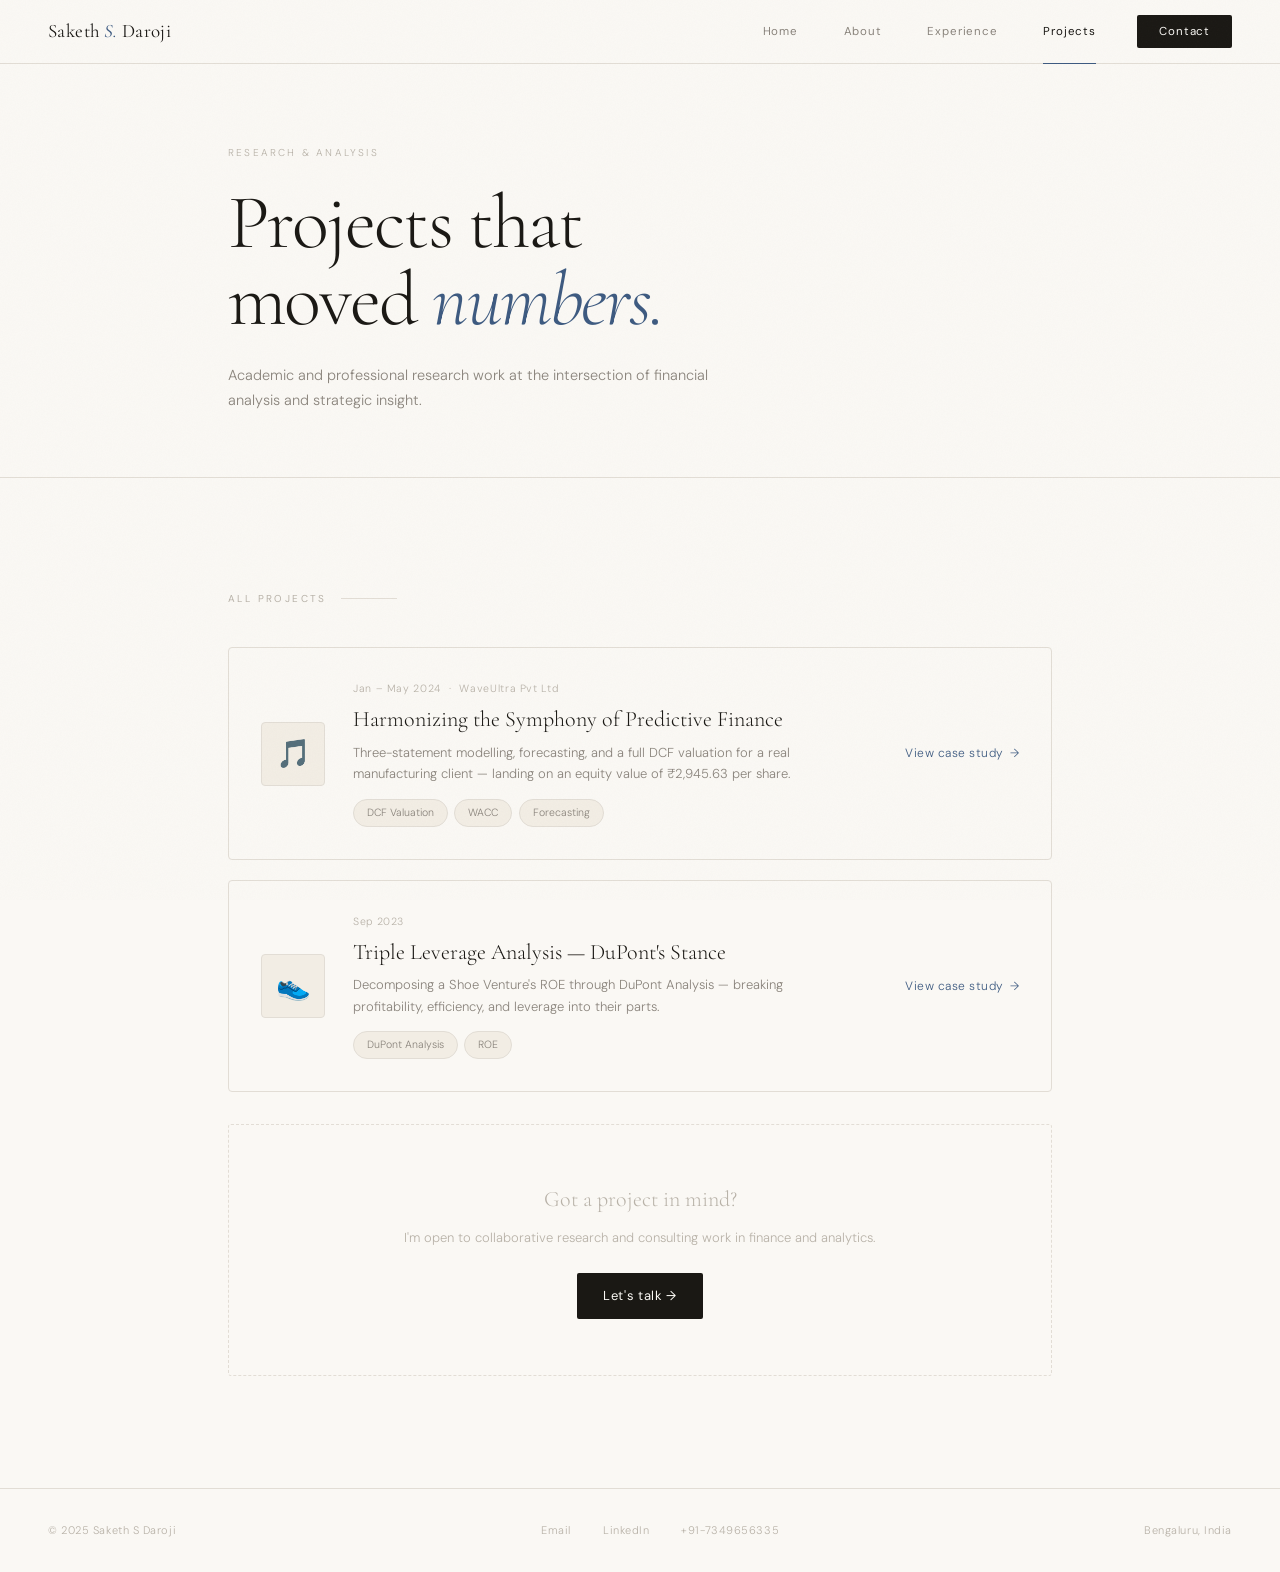
<file: projects.html>
<!DOCTYPE html>
<html lang="en">
<head>
<meta charset="UTF-8"/>
<meta name="viewport" content="width=device-width, initial-scale=1.0"/>
<title>Projects — Saketh S Daroji</title>
<link rel="stylesheet" href="style.css"/>
<style>
.page-header { padding: 5rem 0 4rem; border-bottom: 1px solid var(--rule); }
.page-header-inner { max-width: 920px; margin: 0 auto; padding: 0 3rem; }
.ph-eyebrow { font-size: 10px; letter-spacing: 0.22em; text-transform: uppercase; color: var(--faint); margin-bottom: 1.5rem; }
.ph-title { font-family: 'Cormorant Garamond', serif; font-size: clamp(3rem, 6vw, 5.5rem); font-weight: 300; line-height: 1.0; letter-spacing: -0.025em; margin-bottom: 1.5rem; }
.ph-title em { font-style: italic; color: var(--blue); }
.ph-sub { font-size: 14.5px; color: var(--muted); max-width: 480px; line-height: 1.75; }

.proj-list { display: flex; flex-direction: column; gap: 1.25rem; }
.proj-card-link {
  display: grid;
  grid-template-columns: 64px 1fr auto;
  gap: 1.75rem;
  align-items: center;
  padding: 2rem;
  border: 1px solid var(--rule);
  border-radius: 4px;
  text-decoration: none;
  color: inherit;
  transition: border-color 0.25s, background 0.25s, transform 0.25s var(--ease);
}
.proj-card-link:hover { border-color: var(--blue2); background: var(--cream); transform: translateY(-2px); }
.proj-card-icon {
  width: 64px; height: 64px;
  background: var(--cream);
  border: 1px solid var(--rule);
  border-radius: 4px;
  display: flex; align-items: center; justify-content: center;
  font-size: 28px;
  flex-shrink: 0;
}
.proj-card-meta { font-size: 10.5px; color: var(--faint); letter-spacing: 0.06em; margin-bottom: 0.5rem; display: flex; gap: 0.5rem; }
.proj-card-title { font-family: 'Cormorant Garamond', serif; font-size: 22px; font-weight: 300; margin-bottom: 0.5rem; line-height: 1.25; }
.proj-card-teaser { font-size: 13px; color: var(--muted); line-height: 1.65; margin-bottom: 0.9rem; max-width: 480px; }
.proj-card-tags { display: flex; flex-wrap: wrap; gap: 0.4rem; }
.proj-card-cta {
  font-size: 12px;
  color: var(--blue);
  letter-spacing: 0.04em;
  white-space: nowrap;
  display: flex;
  align-items: center;
  gap: 6px;
  flex-shrink: 0;
}
.proj-card-cta .arrow { transition: transform 0.2s; }
.proj-card-link:hover .proj-card-cta .arrow { transform: translateX(4px); }

.proj-placeholder { padding: 3.5rem; border: 1px dashed var(--rule); border-radius: 3px; text-align: center; margin-top: 2rem; transition: background 0.2s; }
.proj-placeholder:hover { background: var(--cream); }
.proj-placeholder-title { font-family: 'Cormorant Garamond', serif; font-size: 22px; font-weight: 300; color: var(--faint); margin-bottom: 0.5rem; }
.proj-placeholder-sub { font-size: 13px; color: var(--faint); margin-bottom: 1.5rem; }

@media (max-width: 700px) {
  .proj-card-link { grid-template-columns: 1fr; text-align: left; }
  .proj-card-icon { margin-bottom: 0.5rem; }
  .proj-card-cta { margin-top: 0.5rem; }
}
</style>
</head>
<body>
<nav>
  <a href="index.html" class="nav-logo">Saketh <i>S.</i> Daroji</a>
  <ul class="nav-menu">
    <li><a href="index.html">Home</a></li>
    <li><a href="about.html">About</a></li>
    <li><a href="experience.html">Experience</a></li>
    <li><a href="projects.html">Projects</a></li>
    <li><a href="contact.html" class="nav-cta">Contact</a></li>
  </ul>
  <button class="nav-burger" aria-label="Menu"><span></span><span></span><span></span></button>
</nav>

<div class="page">
  <div class="page-header">
    <div class="page-header-inner">
      <p class="ph-eyebrow">Research & Analysis</p>
      <h1 class="ph-title">Projects that<br>moved <em>numbers.</em></h1>
      <p class="ph-sub">Academic and professional research work at the intersection of financial analysis and strategic insight.</p>
    </div>
  </div>

  <div class="wrap">
    <div class="section">
      <div class="eyebrow reveal">All projects</div>
      <div class="proj-list">

        <a href="project-predictive-finance.html" class="proj-card-link reveal">
          <div class="proj-card-icon">🎵</div>
          <div class="proj-card-body">
            <div class="proj-card-meta"><span>Jan – May 2024</span><span>·</span><span>WaveUltra Pvt Ltd</span></div>
            <div class="proj-card-title">Harmonizing the Symphony of Predictive Finance</div>
            <div class="proj-card-teaser">Three-statement modelling, forecasting, and a full DCF valuation for a real manufacturing client — landing on an equity value of ₹2,945.63 per share.</div>
            <div class="proj-card-tags">
              <span class="pill">DCF Valuation</span><span class="pill">WACC</span><span class="pill">Forecasting</span>
            </div>
          </div>
          <div class="proj-card-cta">View case study <span class="arrow">→</span></div>
        </a>

        <a href="project-dupont-analysis.html" class="proj-card-link reveal">
          <div class="proj-card-icon">👟</div>
          <div class="proj-card-body">
            <div class="proj-card-meta"><span>Sep 2023</span></div>
            <div class="proj-card-title">Triple Leverage Analysis — DuPont's Stance</div>
            <div class="proj-card-teaser">Decomposing a Shoe Venture's ROE through DuPont Analysis — breaking profitability, efficiency, and leverage into their parts.</div>
            <div class="proj-card-tags">
              <span class="pill">DuPont Analysis</span><span class="pill">ROE</span>
            </div>
          </div>
          <div class="proj-card-cta">View case study <span class="arrow">→</span></div>
        </a>

      </div>
      <div class="proj-placeholder reveal">
        <div class="proj-placeholder-title">Got a project in mind?</div>
        <div class="proj-placeholder-sub">I'm open to collaborative research and consulting work in finance and analytics.</div>
        <a href="contact.html" class="btn btn-dark">Let's talk →</a>
      </div>
    </div>
  </div>
</div>

<footer>
  <span class="footer-l">© 2025 Saketh S Daroji</span>
  <div class="footer-links">
    <a href="mailto:darojisaketh@gmail.com">Email</a>
    <a href="https://www.linkedin.com/in/saketh-s-daroji-389a59249" target="_blank">LinkedIn</a>
    <a href="tel:+917349656335">+91-7349656335</a>
  </div>
  <span class="footer-l">Bengaluru, India</span>
</footer>
<script src="main.js"></script>
</body>
</html>
</file>
<file: style.css>
@import url('https://fonts.googleapis.com/css2?family=Cormorant+Garamond:ital,wght@0,300;0,400;0,600;1,300;1,400;1,600&family=DM+Sans:wght@300;400;500&display=swap');

*, *::before, *::after { box-sizing: border-box; margin: 0; padding: 0; }

:root {
  --paper:   #FAF8F4;
  --cream:   #F2EDE4;
  --sand:    #C8B89A;
  --rule:    #E2DDD5;
  --ink:     #1A1814;
  --ink2:    #2D2924;
  --muted:   #8A847C;
  --faint:   #B8B2A8;
  --blue:    #3D5A80;
  --blue2:   #5478A0;
  --ease:    cubic-bezier(0.4, 0, 0.2, 1);
}

html { scroll-behavior: smooth; font-size: 16px; }

body {
  background: var(--paper);
  color: var(--ink);
  font-family: 'DM Sans', sans-serif;
  font-weight: 300;
  line-height: 1.7;
  overflow-x: hidden;
  -webkit-font-smoothing: antialiased;
}

body::after {
  content: '';
  position: fixed; inset: 0;
  background-image: url("data:image/svg+xml,%3Csvg xmlns='http://www.w3.org/2000/svg' width='300' height='300'%3E%3Cfilter id='g'%3E%3CfeTurbulence type='fractalNoise' baseFrequency='0.8' numOctaves='4' stitchTiles='stitch'/%3E%3C/filter%3E%3Crect width='300' height='300' filter='url(%23g)' opacity='0.035'/%3E%3C/svg%3E");
  pointer-events: none;
  z-index: 9000;
  opacity: 0.6;
}

nav {
  position: fixed; top: 0; left: 0; right: 0;
  z-index: 500;
  height: 64px;
  padding: 0 3rem;
  display: flex;
  align-items: center;
  justify-content: space-between;
  background: rgba(250,248,244,0.9);
  backdrop-filter: blur(18px);
  border-bottom: 1px solid var(--rule);
}
.nav-logo {
  font-family: 'Cormorant Garamond', serif;
  font-size: 19px;
  font-weight: 400;
  letter-spacing: 0.02em;
  color: var(--ink);
  text-decoration: none;
}
.nav-logo i { font-style: italic; color: var(--blue); }
.nav-menu { display: flex; align-items: center; gap: 0; list-style: none; }
.nav-menu a {
  display: block;
  padding: 0 1.4rem;
  font-size: 11.5px;
  font-weight: 400;
  color: var(--muted);
  text-decoration: none;
  letter-spacing: 0.07em;
  height: 64px;
  line-height: 64px;
  border-left: 1px solid transparent;
  transition: color 0.2s;
  position: relative;
}
.nav-menu a::after {
  content: '';
  position: absolute;
  bottom: 0; left: 1.4rem; right: 1.4rem;
  height: 1px;
  background: var(--blue);
  transform: scaleX(0);
  transition: transform 0.25s var(--ease);
}
.nav-menu a:hover { color: var(--ink); }
.nav-menu a:hover::after { transform: scaleX(1); }
.nav-menu a.active { color: var(--ink); }
.nav-menu a.active::after { transform: scaleX(1); }
.nav-cta {
  margin-left: 1.2rem;
  padding: 9px 22px !important;
  height: auto !important;
  line-height: normal !important;
  background: var(--ink) !important;
  color: var(--paper) !important;
  border-radius: 2px;
  border-left: none !important;
  letter-spacing: 0.06em;
  transition: background 0.2s !important;
}
.nav-cta::after { display: none !important; }
.nav-cta:hover { background: var(--blue) !important; }

.nav-burger { display: none; flex-direction: column; gap: 5px; cursor: pointer; padding: 4px; background: none; border: none; }
.nav-burger span { display: block; width: 22px; height: 1px; background: var(--ink); transition: all 0.3s; }

.page { padding-top: 64px; }
.wrap { max-width: 920px; margin: 0 auto; padding: 0 3rem; }
.section { padding: 7rem 0; }
.section + .section { padding-top: 0; }
hr.rule { border: none; border-top: 1px solid var(--rule); }

.eyebrow {
  font-size: 10px; font-weight: 400; letter-spacing: 0.24em; text-transform: uppercase;
  color: var(--faint); display: flex; align-items: center; gap: 14px; margin-bottom: 2.5rem;
}
.eyebrow::after { content: ''; height: 1px; flex: 1; max-width: 56px; background: var(--rule); }

.reveal { opacity: 0; transform: translateY(22px); transition: opacity 0.72s var(--ease), transform 0.72s var(--ease); }
.reveal.visible { opacity: 1; transform: none; }
.reveal-d1 { transition-delay: 0.08s; }
.reveal-d2 { transition-delay: 0.16s; }
.reveal-d3 { transition-delay: 0.24s; }

footer { border-top: 1px solid var(--rule); padding: 2rem 3rem; display: flex; justify-content: space-between; align-items: center; }
.footer-l { font-size: 11px; color: var(--faint); letter-spacing: 0.05em; }
.footer-links { display: flex; gap: 2rem; }
.footer-links a { font-size: 11px; color: var(--faint); text-decoration: none; transition: color 0.2s; letter-spacing: 0.05em; }
.footer-links a:hover { color: var(--blue); }

.btn { display: inline-flex; align-items: center; gap: 8px; padding: 12px 26px; font-family: 'DM Sans', sans-serif; font-size: 13px; font-weight: 400; letter-spacing: 0.05em; border-radius: 2px; text-decoration: none; transition: all 0.22s; cursor: pointer; border: none; }
.btn-dark { background: var(--ink); color: var(--paper); }
.btn-dark:hover { background: var(--blue); }
.btn-outline { background: transparent; color: var(--ink); border: 1px solid var(--rule); }
.btn-outline:hover { border-color: var(--blue); color: var(--blue); }

.pill { display: inline-block; font-size: 10.5px; padding: 4px 13px; border: 1px solid var(--rule); border-radius: 100px; color: var(--muted); background: var(--cream); transition: all 0.2s; }
.pill:hover { border-color: var(--blue2); color: var(--blue); }

/* SKELETON LOADING STATE */
.skel { background: linear-gradient(90deg, var(--cream) 25%, var(--rule) 37%, var(--cream) 63%); background-size: 400% 100%; animation: shimmer 1.4s ease infinite; border-radius: 3px; color: transparent !important; }
@keyframes shimmer { 0% { background-position: 100% 50%; } 100% { background-position: 0 50%; } }

@media (prefers-reduced-motion: reduce) { .reveal { opacity: 1; transform: none; } }

@media (max-width: 700px) {
  nav { padding: 0 1.5rem; }
  .wrap { padding: 0 1.5rem; }
  .section { padding: 5rem 0; }
  footer { flex-direction: column; gap: 1rem; text-align: center; padding: 1.5rem; }
  .nav-menu { display: none; position: fixed; top: 64px; left: 0; right: 0; background: var(--paper); border-bottom: 1px solid var(--rule); flex-direction: column; padding: 1rem 0; }
  .nav-menu.open { display: flex; }
  .nav-menu a { height: auto; line-height: 1; padding: 1rem 1.5rem; }
  .nav-cta { margin: 0.5rem 1.5rem; }
  .nav-burger { display: flex; }
}
</file>
